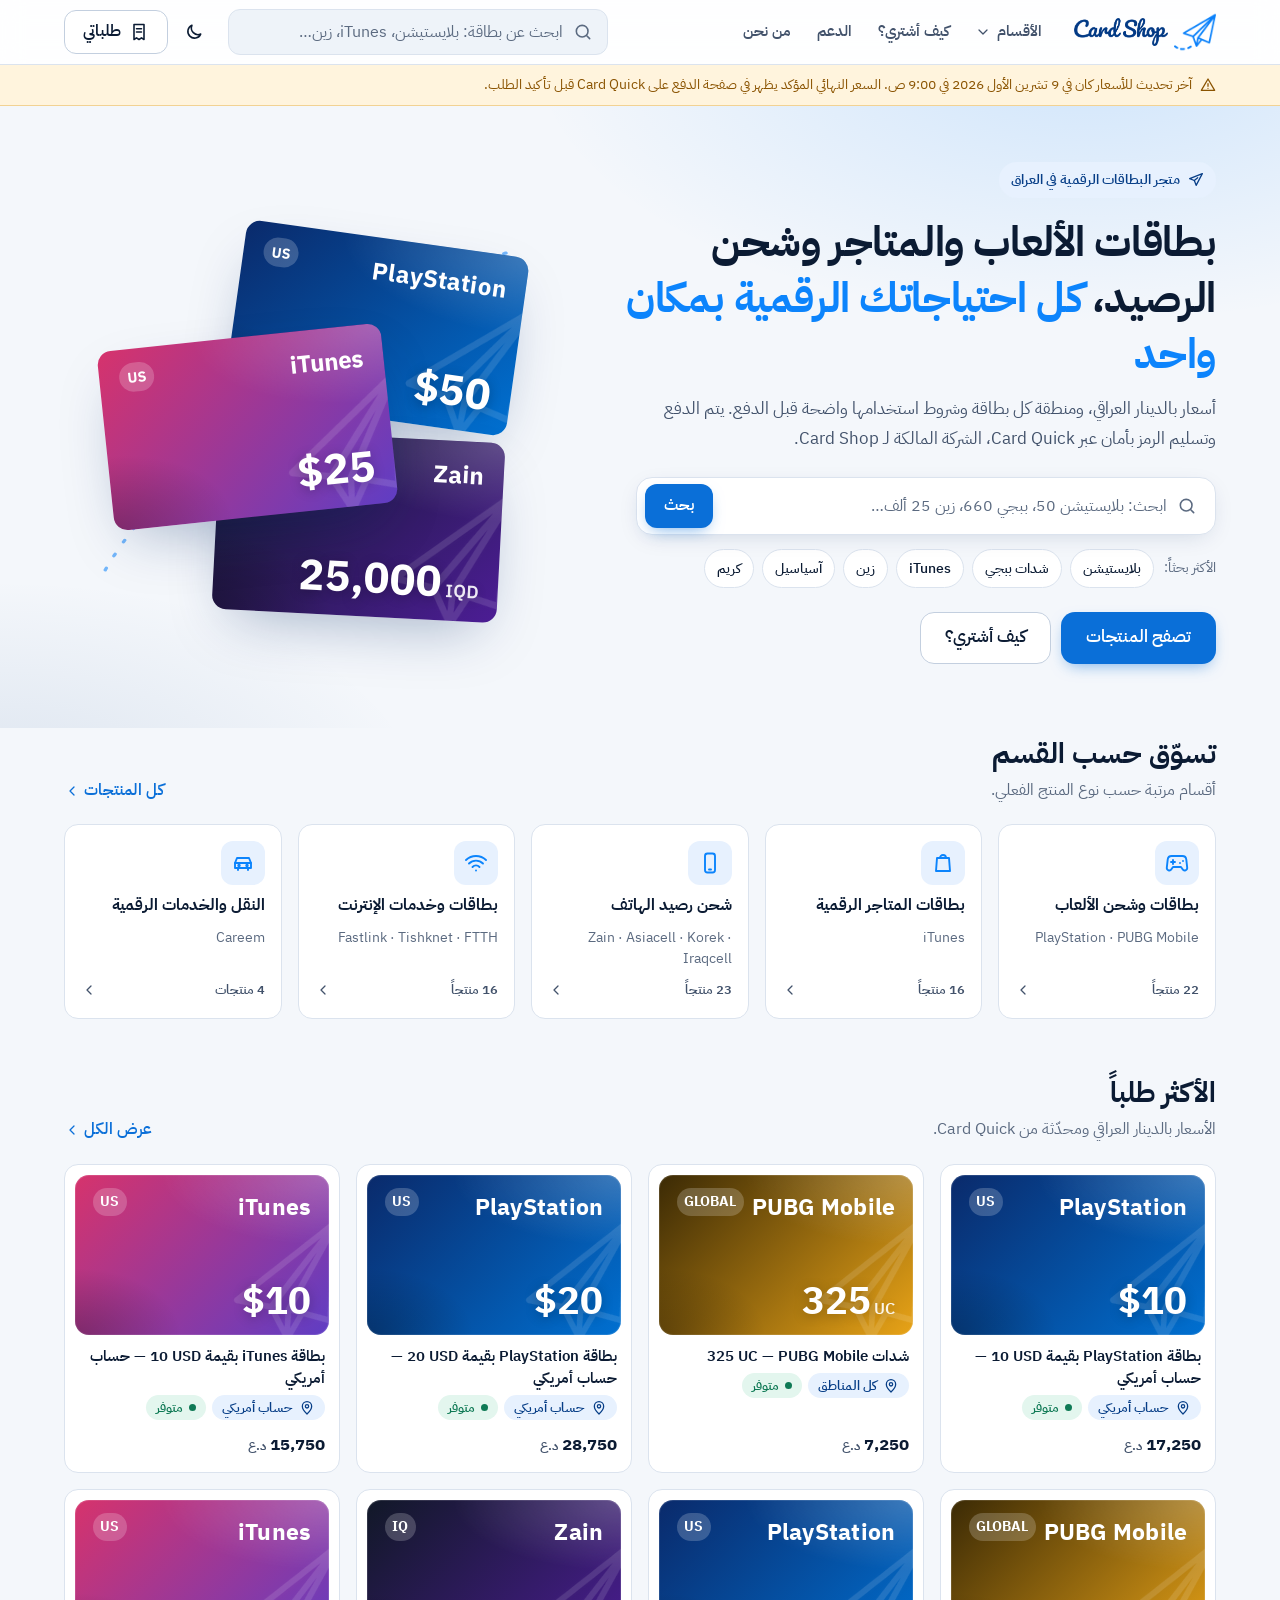
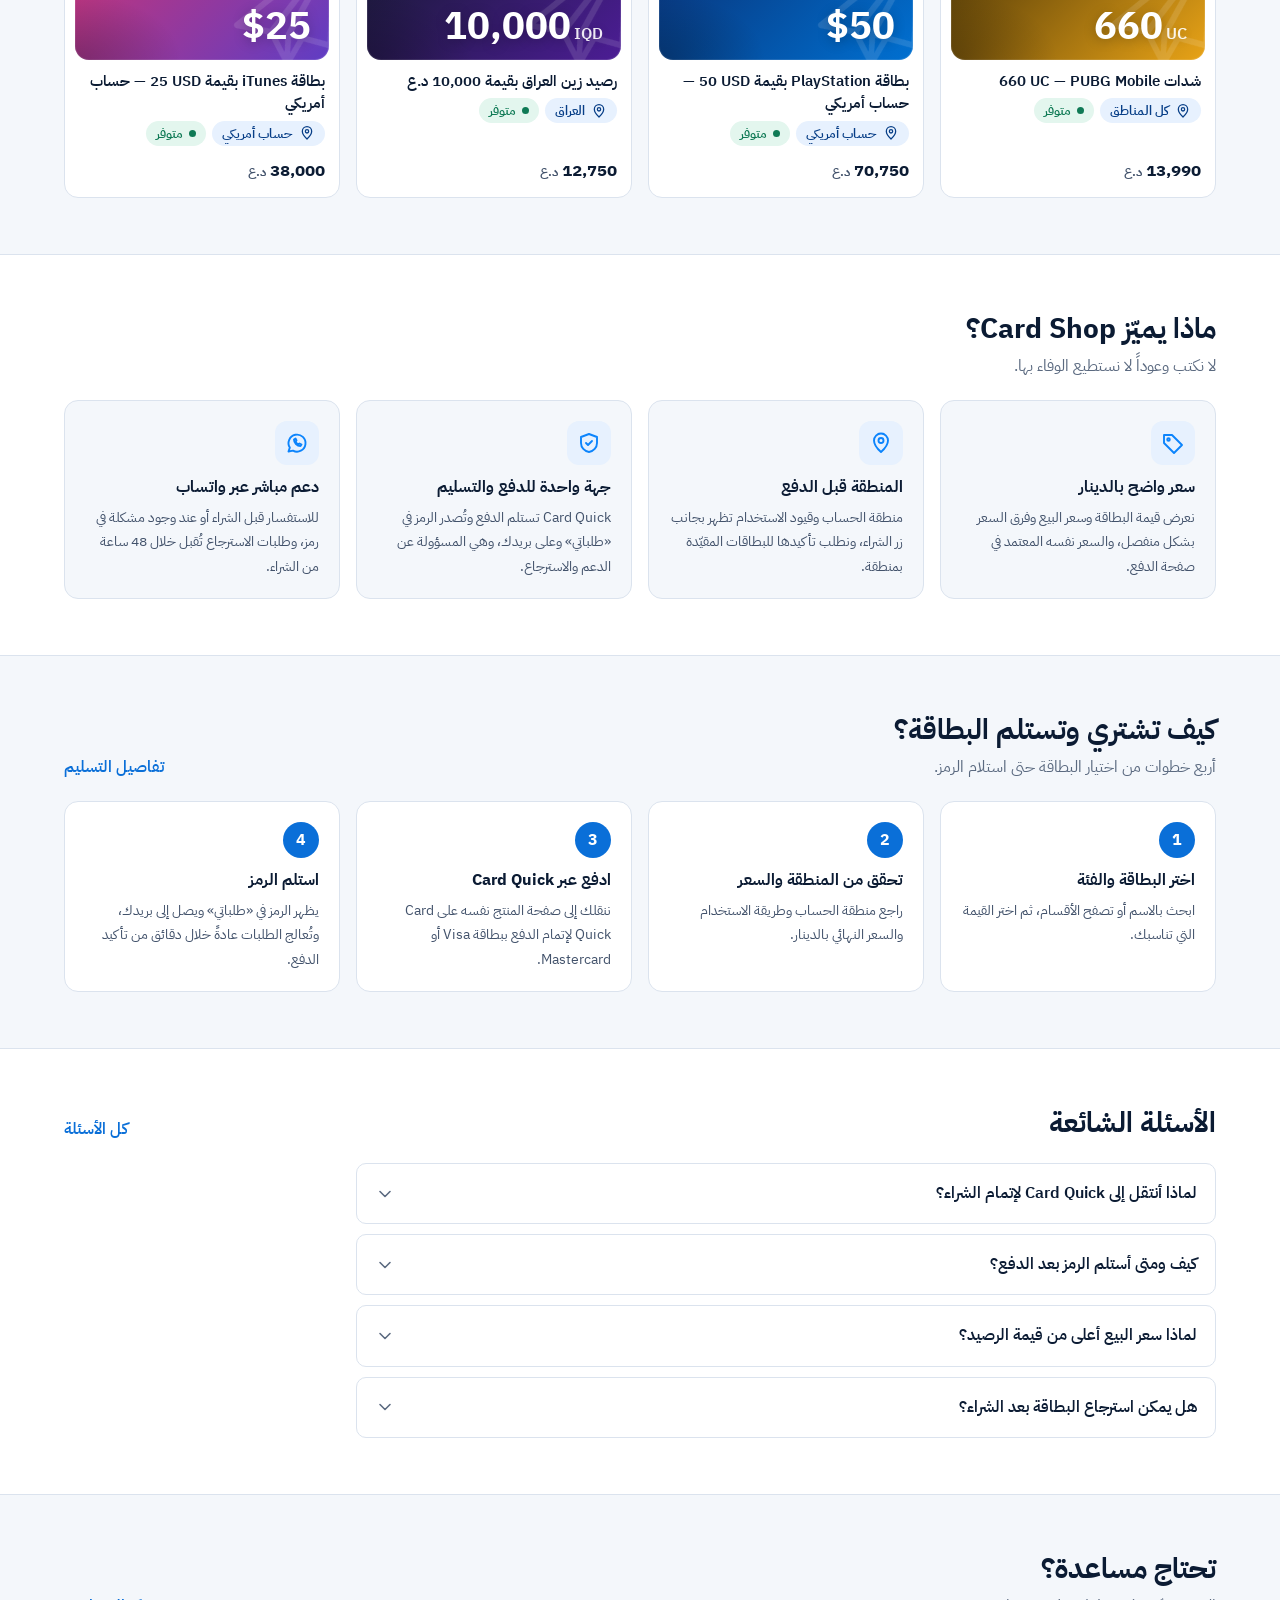
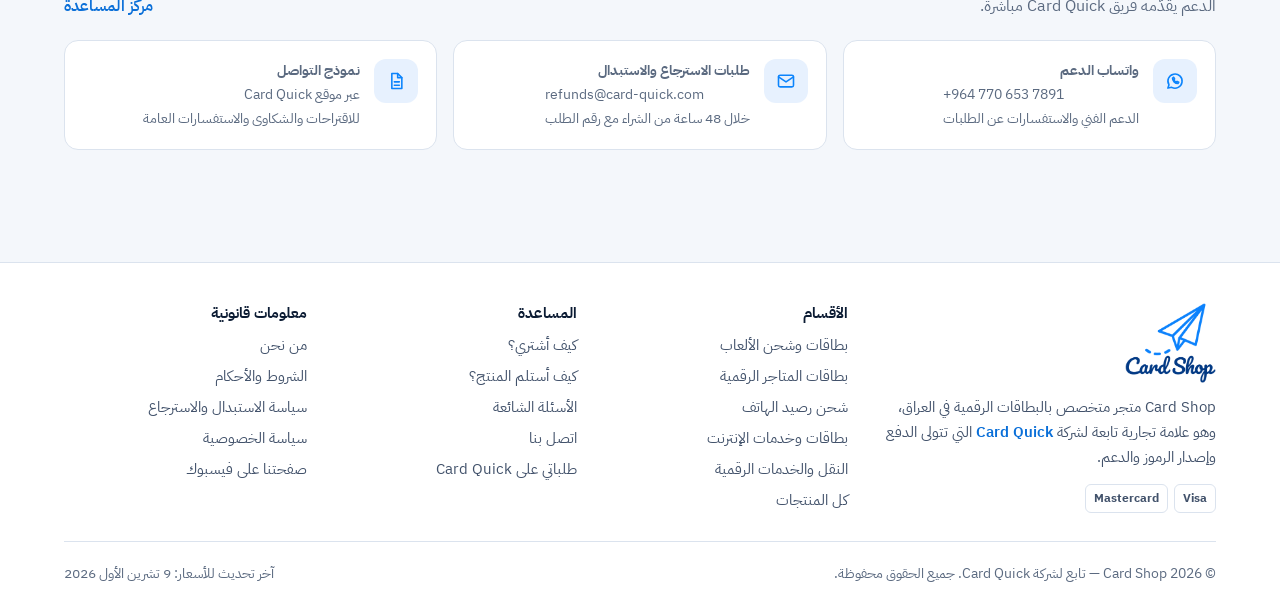
<file: index.html>
<!doctype html>
<html lang="ar" dir="rtl">
<head>
  <meta charset="utf-8">
  <meta name="viewport" content="width=device-width, initial-scale=1, viewport-fit=cover">
  <title>Card Shop | بطاقات الألعاب والمتاجر وشحن الرصيد في العراق</title>
  <meta name="description" content="بطاقات PlayStation وiTunes وشدات PUBG ورصيد زين وآسياسيل وكورك وبطاقات الإنترنت بأسعار بالدينار العراقي، مع توضيح منطقة كل بطاقة قبل الشراء. الدفع والتسليم عبر Card Quick.">
  <link rel="canonical" href="https://www.card-shop.net/">
  <meta name="theme-color" content="#0a6fd8">
  <meta property="og:type" content="website">
  <meta property="og:locale" content="ar_IQ">
  <meta property="og:site_name" content="Card Shop">
  <meta property="og:title" content="Card Shop | كل احتياجاتك الرقمية بمكان واحد">
  <meta property="og:description" content="بطاقات الألعاب والمتاجر الرقمية وشحن الرصيد والإنترنت بأسعار بالدينار العراقي.">
  <meta property="og:image" content="https://www.card-shop.net/assets/img/og-image.jpg">
  <link rel="icon" href="assets/img/favicon-32.png" sizes="32x32" type="image/png">
  <link rel="apple-touch-icon" href="assets/img/apple-touch-icon.png">
  <link rel="preconnect" href="https://fonts.googleapis.com">
  <link rel="preconnect" href="https://fonts.gstatic.com" crossorigin>
  <link rel="stylesheet" href="https://fonts.googleapis.com/css2?family=IBM+Plex+Sans+Arabic:wght@400;500;600;700&display=swap">
  <link rel="stylesheet" href="assets/css/styles.css">
  <script>try{var t=localStorage.getItem('cs-theme');if(t)document.documentElement.dataset.theme=t}catch(e){}</script>
  <script src="assets/js/data.js" defer></script>
  <script src="assets/js/core.js" defer></script>
  <script src="assets/js/home.js" defer></script>
  <script type="application/ld+json">
  {"@context":"https://schema.org","@graph":[
    {"@type":"Organization","@id":"https://www.card-shop.net/#org","name":"Card Shop","url":"https://www.card-shop.net/","logo":"https://www.card-shop.net/assets/img/icon-512.png","parentOrganization":{"@type":"Organization","name":"Card Quick","url":"https://www.card-quick.com/"},"sameAs":["https://www.facebook.com/cardquick/"]},
    {"@type":"WebSite","name":"Card Shop","url":"https://www.card-shop.net/","inLanguage":"ar","potentialAction":{"@type":"SearchAction","target":"https://www.card-shop.net/catalog.html?q={search_term_string}","query-input":"required name=search_term_string"}}
  ]}
  </script>
</head>
<body data-page="home">
  <a class="skip-link" href="#main">تخطَّ إلى المحتوى</a>
  <header id="site-header" class="site-header">
    <div class="container"><div class="hdr"><a class="brand" href="index.html"><img class="mark" src="assets/img/logo-mark.webp" width="42" height="42" alt="Card Shop"></a></div></div>
  </header>

  <main id="main">
    <!-- 1-2. الرسالة الرئيسية + البحث -->
    <section class="hero" aria-labelledby="hero-title">
      <div class="container hero-grid">
        <div>
          <span class="hero-eyebrow"><svg class="i i-sm" viewBox="0 0 24 24" aria-hidden="true"><path d="M21.5 2.5 2.5 10l7 2.8 2.7 7.2L21.5 2.5z"/><path d="m9.5 12.8 5-4.3"/></svg>متجر البطاقات الرقمية في العراق</span>
          <h1 id="hero-title">بطاقات الألعاب والمتاجر وشحن الرصيد، <span class="accent">كل احتياجاتك الرقمية بمكان واحد</span></h1>
          <p class="hero-lead">أسعار بالدينار العراقي، ومنطقة كل بطاقة وشروط استخدامها واضحة قبل الدفع. يتم الدفع وتسليم الرمز بأمان عبر Card Quick، الشركة المالكة لـ Card Shop.</p>
          <div id="hero-search"></div>
          <div class="hero-quick" id="hero-quick"><span>الأكثر بحثاً:</span></div>
          <div class="hero-ctas">
            <a class="btn btn-primary btn-lg" href="catalog.html">تصفح المنتجات</a>
            <a class="btn btn-outline btn-lg" href="#how">كيف أشتري؟</a>
          </div>
        </div>
        <div class="hero-art" id="hero-art" aria-hidden="true">
          <svg class="trail" viewBox="0 0 400 380" fill="none" preserveAspectRatio="none"><path d="M380 30C300 60 340 170 250 200S90 230 30 350" stroke="currentColor" stroke-width="3" stroke-linecap="round" stroke-dasharray="2 14"/></svg>
        </div>
      </div>
    </section>

    <!-- 3. الأقسام -->
    <section class="section" aria-labelledby="cats-title" style="padding-top:8px">
      <div class="container">
        <div class="sec-head">
          <div><h2 id="cats-title">تسوّق حسب القسم</h2><p>أقسام مرتبة حسب نوع المنتج الفعلي.</p></div>
          <a class="link" href="catalog.html">كل المنتجات <svg class="i i-sm" viewBox="0 0 24 24" aria-hidden="true"><path d="m15 18-6-6 6-6"/></svg></a>
        </div>
        <div class="cat-grid" id="cat-grid"></div>
      </div>
    </section>

    <!-- 4. الأكثر طلباً -->
    <section class="section" aria-labelledby="pop-title" style="padding-top:0">
      <div class="container">
        <div class="sec-head">
          <div><h2 id="pop-title">الأكثر طلباً</h2><p>الأسعار بالدينار العراقي ومحدّثة من Card Quick.</p></div>
          <a class="link" href="catalog.html">عرض الكل <svg class="i i-sm" viewBox="0 0 24 24" aria-hidden="true"><path d="m15 18-6-6 6-6"/></svg></a>
        </div>
        <div class="p-grid" id="popular-grid"></div>
      </div>
    </section>

    <!-- 5. المزايا (المثبتة فعلياً فقط) -->
    <section class="section band" aria-labelledby="why-title">
      <div class="container">
        <div class="sec-head"><div><h2 id="why-title">ماذا يميّز Card Shop؟</h2><p>لا نكتب وعوداً لا نستطيع الوفاء بها.</p></div></div>
        <div class="feat-grid">
          <div class="feat">
            <div class="ico"><svg class="i i-lg" viewBox="0 0 24 24" aria-hidden="true"><path d="M3 12V4h8l10 10-8 8L3 12z"/><circle cx="7.5" cy="8.5" r="1.3"/></svg></div>
            <h3>سعر واضح بالدينار</h3>
            <p>نعرض قيمة البطاقة وسعر البيع وفرق السعر بشكل منفصل، والسعر نفسه المعتمد في صفحة الدفع.</p>
          </div>
          <div class="feat">
            <div class="ico"><svg class="i i-lg" viewBox="0 0 24 24" aria-hidden="true"><path d="M12 21s-7-6.2-7-11.5a7 7 0 0 1 14 0C19 14.8 12 21 12 21z"/><circle cx="12" cy="9.5" r="2.5"/></svg></div>
            <h3>المنطقة قبل الدفع</h3>
            <p>منطقة الحساب وقيود الاستخدام تظهر بجانب زر الشراء، ونطلب تأكيدها للبطاقات المقيّدة بمنطقة.</p>
          </div>
          <div class="feat">
            <div class="ico"><svg class="i i-lg" viewBox="0 0 24 24" aria-hidden="true"><path d="M12 3 4 6v6c0 4.5 3.4 8.3 8 9 4.6-.7 8-4.5 8-9V6l-8-3z"/><path d="m9 12 2 2 4-4"/></svg></div>
            <h3>جهة واحدة للدفع والتسليم</h3>
            <p>Card Quick تستلم الدفع وتُصدر الرمز في «طلباتي» وعلى بريدك، وهي المسؤولة عن الدعم والاسترجاع.</p>
          </div>
          <div class="feat">
            <div class="ico"><svg class="i i-lg" viewBox="0 0 24 24" aria-hidden="true"><path d="M3.5 20.5 4.8 16.6A8.5 8.5 0 1 1 8 19.6l-4.5.9z"/><path d="M9 8.5c0 3.5 3 6.5 6.5 6.5l1-1.5-2-1-1 .8a5 5 0 0 1-2.8-2.8l.8-1-1-2L9 8.5z"/></svg></div>
            <h3>دعم مباشر عبر واتساب</h3>
            <p>للاستفسار قبل الشراء أو عند وجود مشكلة في رمز، وطلبات الاسترجاع تُقبل خلال 48 ساعة من الشراء.</p>
          </div>
        </div>
      </div>
    </section>

    <!-- 6. خطوات الشراء والاستلام -->
    <section class="section" id="how" aria-labelledby="how-title">
      <div class="container">
        <div class="sec-head"><div><h2 id="how-title">كيف تشتري وتستلم البطاقة؟</h2><p>أربع خطوات من اختيار البطاقة حتى استلام الرمز.</p></div><a class="link" href="help.html#delivery">تفاصيل التسليم</a></div>
        <ol class="steps">
          <li><h3>اختر البطاقة والفئة</h3><p>ابحث بالاسم أو تصفح الأقسام، ثم اختر القيمة التي تناسبك.</p></li>
          <li><h3>تحقق من المنطقة والسعر</h3><p>راجع منطقة الحساب وطريقة الاستخدام والسعر النهائي بالدينار.</p></li>
          <li><h3>ادفع عبر Card Quick</h3><p>ننقلك إلى صفحة المنتج نفسه على Card Quick لإتمام الدفع ببطاقة Visa أو Mastercard.</p></li>
          <li><h3>استلم الرمز</h3><p>يظهر الرمز في «طلباتي» ويصل إلى بريدك، وتُعالج الطلبات عادةً خلال دقائق من تأكيد الدفع.</p></li>
        </ol>
      </div>
    </section>

    <!-- 7. الأسئلة الشائعة -->
    <section class="section band" aria-labelledby="faq-title">
      <div class="container">
        <div class="sec-head"><div><h2 id="faq-title">الأسئلة الشائعة</h2></div><a class="link" href="help.html#faq">كل الأسئلة</a></div>
        <div class="faq">
          <details>
            <summary>لماذا أنتقل إلى Card Quick لإتمام الشراء؟<svg class="i" viewBox="0 0 24 24" aria-hidden="true"><path d="m6 9 6 6 6-6"/></svg></summary>
            <div><p>Card Shop علامة تجارية تابعة لشركة Card Quick. نعرض هنا المنتجات والأسعار والتعليمات، وتتم عملية الدفع وإصدار الرمز والدعم عبر Card Quick. الأسعار وحالة التوفر تأتي من المصدر نفسه، لذلك تجد المنتج والسعر نفسيهما عند الانتقال.</p></div>
          </details>
          <details>
            <summary>كيف ومتى أستلم الرمز بعد الدفع؟<svg class="i" viewBox="0 0 24 24" aria-hidden="true"><path d="m6 9 6 6 6-6"/></svg></summary>
            <div><p>يظهر الرمز في قسم «طلباتي» في حسابك على Card Quick ويُرسل إلى بريدك الإلكتروني. تُعالج الطلبات عادةً خلال دقائق من تأكيد الدفع. إذا لم يصلك البريد، تحقق من مجلد الرسائل غير المرغوب فيها.</p></div>
          </details>
          <details>
            <summary>لماذا سعر البيع أعلى من قيمة الرصيد؟<svg class="i" viewBox="0 0 24 24" aria-hidden="true"><path d="m6 9 6 6 6-6"/></svg></summary>
            <div><p>سعر البيع يشمل فرق السعر الخاص بالخدمة. لذلك نعرض في صفحة كل منتج قيمة الرصيد وسعر البيع والفرق بينهما بشكل منفصل قبل الشراء.</p></div>
          </details>
          <details>
            <summary>هل يمكن استرجاع البطاقة بعد الشراء؟<svg class="i" viewBox="0 0 24 24" aria-hidden="true"><path d="m6 9 6 6 6-6"/></svg></summary>
            <div><p>المنتجات الرقمية لا تُسترجع بعد تسليم الرمز، إلا إذا كان الرمز مستخدماً قبل تسليمه لك أو حدث خطأ تقني منعك من استلامه. أرسل الطلب خلال 48 ساعة من الشراء. <a class="link" href="policies.html#refund">اقرأ سياسة الاسترجاع</a></p></div>
          </details>
        </div>
      </div>
    </section>

    <!-- 8. التواصل -->
    <section class="section" aria-labelledby="contact-title">
      <div class="container">
        <div class="sec-head"><div><h2 id="contact-title">تحتاج مساعدة؟</h2><p>الدعم يقدّمه فريق Card Quick مباشرة.</p></div><a class="link" href="help.html">مركز المساعدة</a></div>
        <div id="contact"></div>
      </div>
    </section>
  </main>

  <!-- 9. روابط السياسات والمعلومات القانونية: داخل التذييل -->
  <footer id="site-footer"></footer>
</body>
</html>
</file>
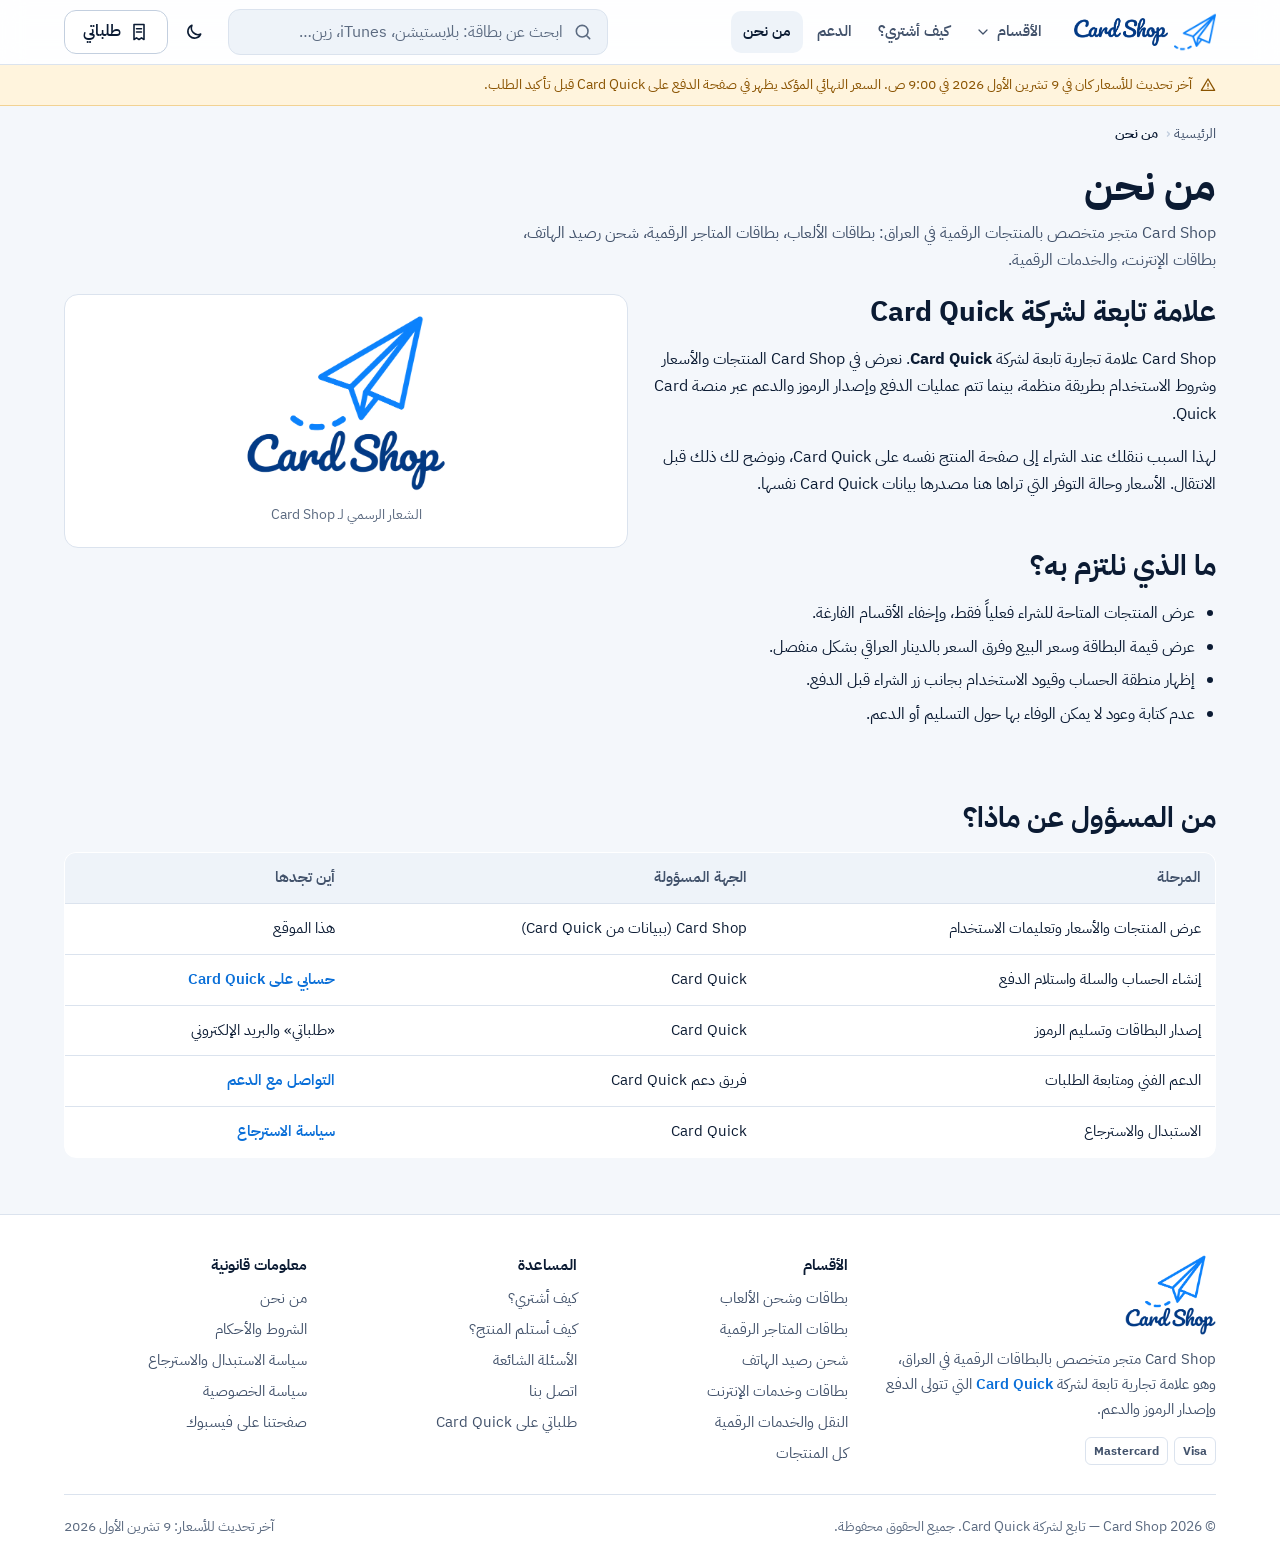
<file: about.html>
<!doctype html>
<html lang="ar" dir="rtl">
<head>
  <meta charset="utf-8">
  <meta name="viewport" content="width=device-width, initial-scale=1, viewport-fit=cover">
  <title>من نحن: Card Shop وعلاقته بـ Card Quick | Card Shop</title>
  <meta name="description" content="Card Shop علامة تجارية تابعة لشركة Card Quick. تعرّف على الجهة التي تستلم الدفع وتصدر البطاقات وتقدم الدعم.">
  <link rel="canonical" href="https://www.card-shop.net/about.html">
  <meta name="theme-color" content="#0a6fd8">
  <link rel="icon" href="assets/img/favicon-32.png" sizes="32x32" type="image/png">
  <link rel="apple-touch-icon" href="assets/img/apple-touch-icon.png">
  <link rel="preconnect" href="https://fonts.googleapis.com">
  <link rel="preconnect" href="https://fonts.gstatic.com" crossorigin>
  <link rel="stylesheet" href="https://fonts.googleapis.com/css2?family=IBM+Plex+Sans+Arabic:wght@400;500;600;700&display=swap">
  <link rel="stylesheet" href="assets/css/styles.css">
  <script>try{var t=localStorage.getItem('cs-theme');if(t)document.documentElement.dataset.theme=t}catch(e){}</script>
  <script src="assets/js/data.js" defer></script>
  <script src="assets/js/core.js" defer></script>
</head>
<body data-page="about">
  <a class="skip-link" href="#main">تخطَّ إلى المحتوى</a>
  <header id="site-header" class="site-header">
    <div class="container"><div class="hdr"><a class="brand" href="index.html"><img class="mark" src="assets/img/logo-mark.webp" width="42" height="42" alt="Card Shop"></a></div></div>
  </header>

  <!-- ملاحظة للإدارة: راجعوا هذه الصفحة واعتمدوا الاسم القانوني للشركة وبيانات التسجيل قبل النشر -->
  <main id="main">
    <div class="container">
      <nav class="crumbs" aria-label="مسار التنقل"><ol><li><a href="index.html">الرئيسية</a></li><li aria-current="page">من نحن</li></ol></nav>
      <div class="page-head">
        <h1>من نحن</h1>
        <p>Card Shop متجر متخصص بالمنتجات الرقمية في العراق: بطاقات الألعاب، بطاقات المتاجر الرقمية، شحن رصيد الهاتف، بطاقات الإنترنت، والخدمات الرقمية.</p>
      </div>

      <div class="two-col">
        <div class="prose">
          <h2 style="margin-top:0">علامة تابعة لشركة Card Quick</h2>
          <p>Card Shop علامة تجارية تابعة لشركة <strong>Card Quick</strong>. نعرض في Card Shop المنتجات والأسعار وشروط الاستخدام بطريقة منظمة، بينما تتم عمليات الدفع وإصدار الرموز والدعم عبر منصة Card Quick.</p>
          <p>لهذا السبب ننقلك عند الشراء إلى صفحة المنتج نفسه على Card Quick، ونوضح لك ذلك قبل الانتقال. الأسعار وحالة التوفر التي تراها هنا مصدرها بيانات Card Quick نفسها.</p>
          <h2>ما الذي نلتزم به؟</h2>
          <ul>
            <li>عرض المنتجات المتاحة للشراء فعلياً فقط، وإخفاء الأقسام الفارغة.</li>
            <li>عرض قيمة البطاقة وسعر البيع وفرق السعر بالدينار العراقي بشكل منفصل.</li>
            <li>إظهار منطقة الحساب وقيود الاستخدام بجانب زر الشراء قبل الدفع.</li>
            <li>عدم كتابة وعود لا يمكن الوفاء بها حول التسليم أو الدعم.</li>
          </ul>
        </div>
        <div class="card-box" style="align-self:start">
          <img src="assets/img/logo-full.webp" width="300" height="256" alt="شعار Card Shop" style="width:200px;height:auto;margin:0 auto 12px" class="only-light">
          <img src="assets/img/logo-full-dark.webp" width="300" height="256" alt="" aria-hidden="true" style="width:200px;height:auto;margin:0 auto 12px" class="only-dark">
          <p class="small muted" style="text-align:center;margin:0">الشعار الرسمي لـ Card Shop</p>
        </div>
      </div>

      <section class="section" aria-labelledby="resp-t" style="padding-bottom:0">
        <h2 id="resp-t">من المسؤول عن ماذا؟</h2>
        <div class="table-wrap">
          <table class="resp-table">
            <thead><tr><th scope="col">المرحلة</th><th scope="col">الجهة المسؤولة</th><th scope="col">أين تجدها</th></tr></thead>
            <tbody>
              <tr><td>عرض المنتجات والأسعار وتعليمات الاستخدام</td><td>Card Shop (ببيانات من Card Quick)</td><td>هذا الموقع</td></tr>
              <tr><td>إنشاء الحساب والسلة واستلام الدفع</td><td>Card Quick</td><td><a class="link" href="https://www.card-quick.com/my-account/" rel="noopener">حسابي على Card Quick</a></td></tr>
              <tr><td>إصدار البطاقات وتسليم الرموز</td><td>Card Quick</td><td>«طلباتي» والبريد الإلكتروني</td></tr>
              <tr><td>الدعم الفني ومتابعة الطلبات</td><td>فريق دعم Card Quick</td><td><a class="link" href="help.html#contact">التواصل مع الدعم</a></td></tr>
              <tr><td>الاستبدال والاسترجاع</td><td>Card Quick</td><td><a class="link" href="policies.html#refund">سياسة الاسترجاع</a></td></tr>
            </tbody>
          </table>
        </div>
      </section>
    </div>
  </main>

  <footer id="site-footer"></footer>
</body>
</html>
</file>
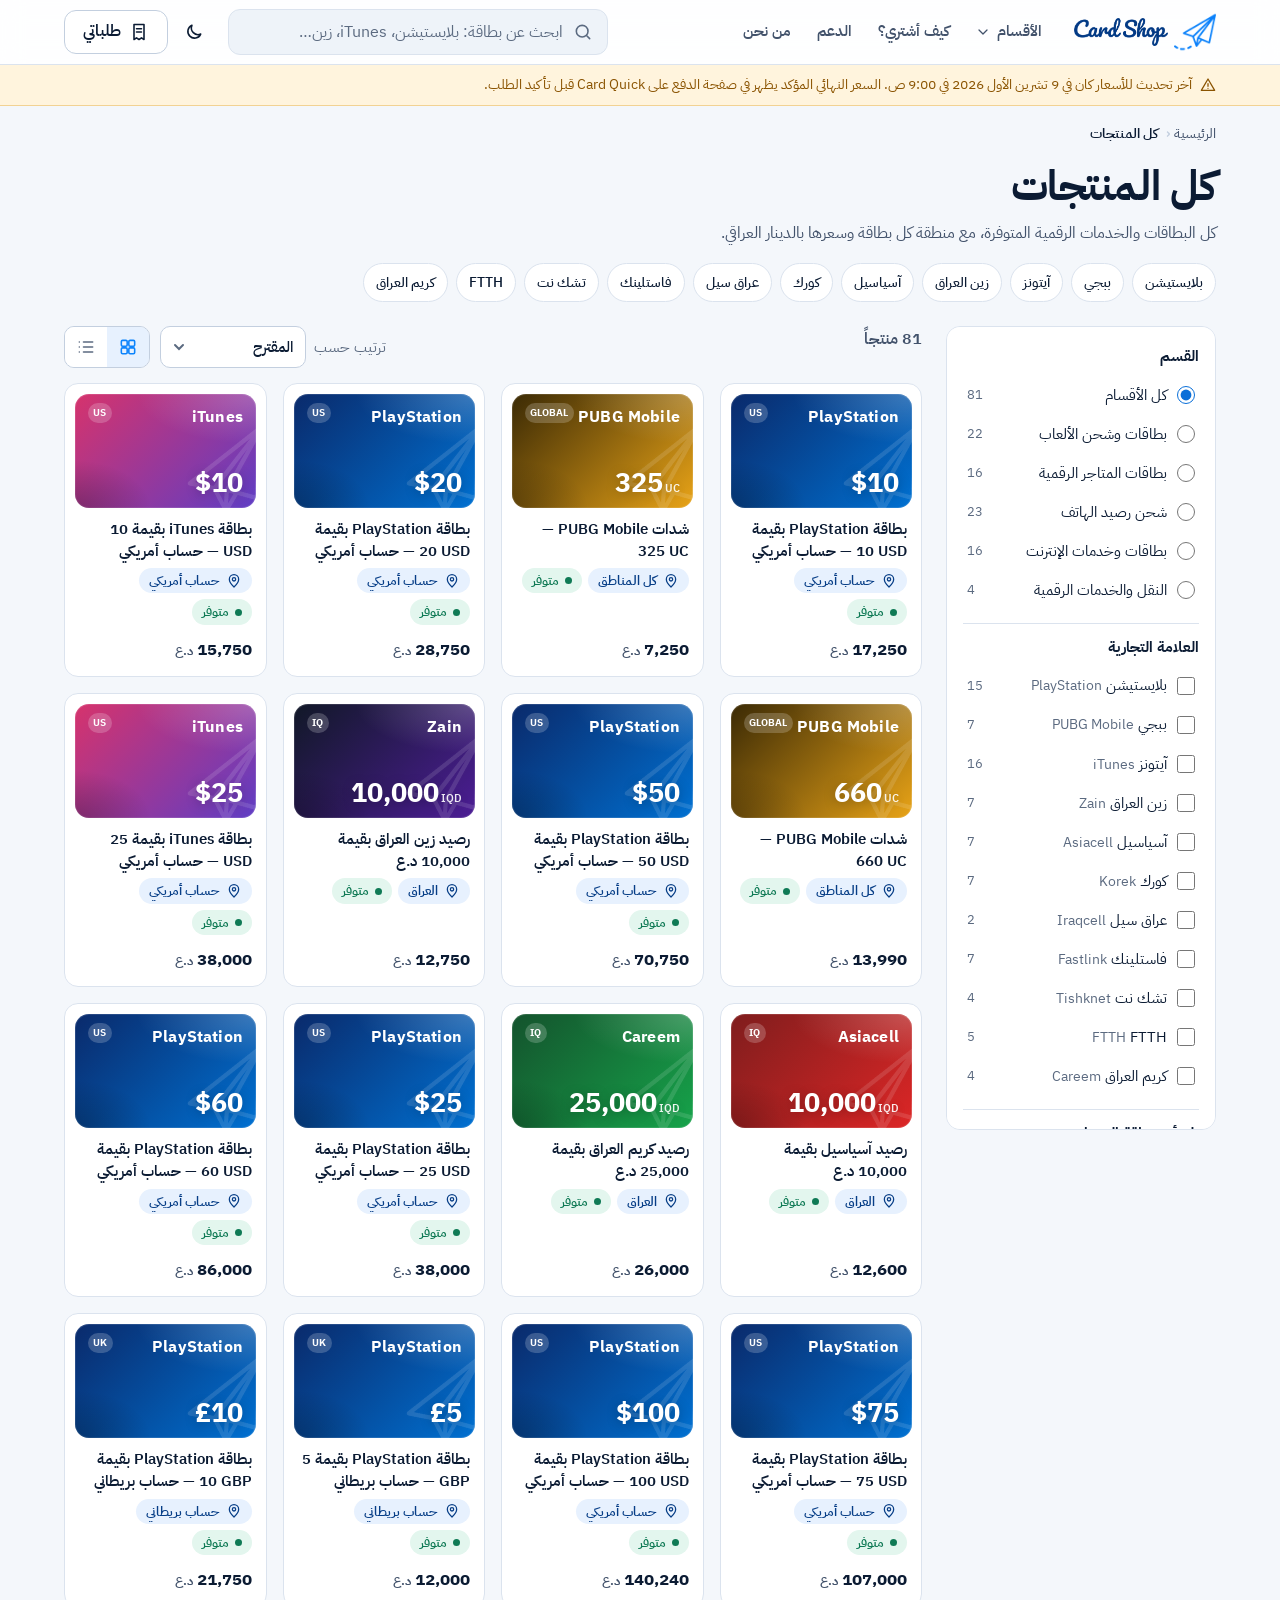
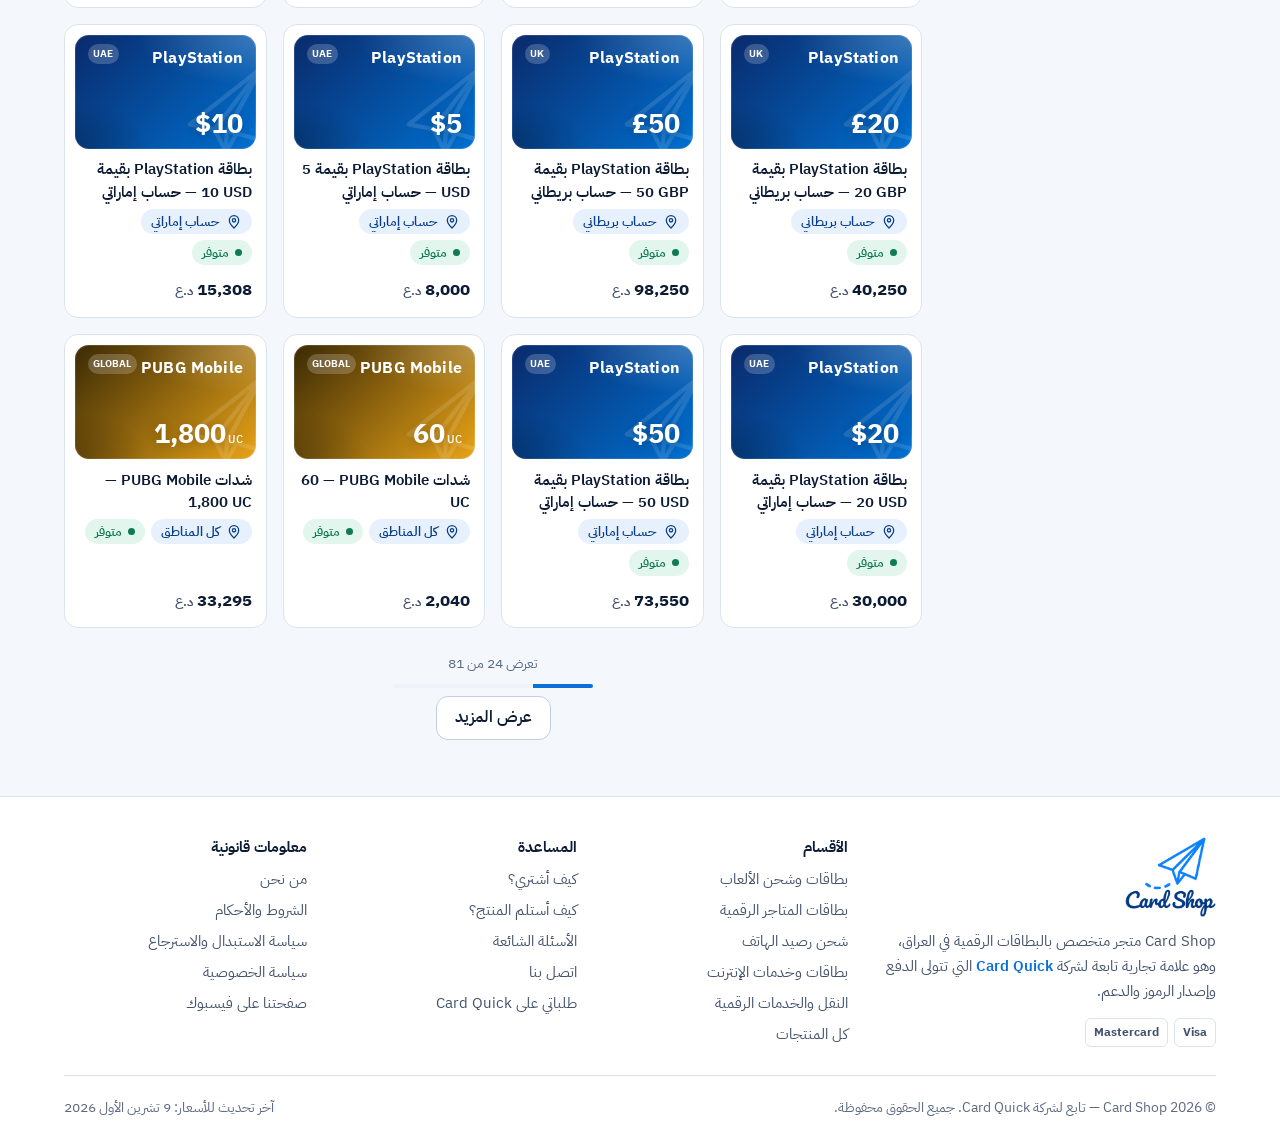
<file: catalog.html>
<!doctype html>
<html lang="ar" dir="rtl">
<head>
  <meta charset="utf-8">
  <meta name="viewport" content="width=device-width, initial-scale=1, viewport-fit=cover">
  <title>كل المنتجات | Card Shop</title>
  <meta name="description" content="تصفح بطاقات الألعاب والمتاجر الرقمية وشحن الرصيد والإنترنت مع فلاتر حسب العلامة ومنطقة الحساب والسعر والتوفر.">
  <link rel="canonical" href="https://www.card-shop.net/catalog.html">
  <meta name="theme-color" content="#0a6fd8">
  <link rel="icon" href="assets/img/favicon-32.png" sizes="32x32" type="image/png">
  <link rel="apple-touch-icon" href="assets/img/apple-touch-icon.png">
  <link rel="preconnect" href="https://fonts.googleapis.com">
  <link rel="preconnect" href="https://fonts.gstatic.com" crossorigin>
  <link rel="stylesheet" href="https://fonts.googleapis.com/css2?family=IBM+Plex+Sans+Arabic:wght@400;500;600;700&display=swap">
  <link rel="stylesheet" href="assets/css/styles.css">
  <script>try{var t=localStorage.getItem('cs-theme');if(t)document.documentElement.dataset.theme=t}catch(e){}</script>
  <script src="assets/js/data.js" defer></script>
  <script src="assets/js/core.js" defer></script>
  <script src="assets/js/catalog.js" defer></script>
</head>
<body data-page="catalog">
  <a class="skip-link" href="#results-title">تخطَّ إلى النتائج</a>
  <header id="site-header" class="site-header">
    <div class="container"><div class="hdr"><a class="brand" href="index.html"><img class="mark" src="assets/img/logo-mark.webp" width="42" height="42" alt="Card Shop"></a></div></div>
  </header>

  <main id="main">
    <div class="container">
      <nav class="crumbs" aria-label="مسار التنقل" id="crumbs"></nav>
      <div class="page-head" id="page-head"></div>
      <div class="catalog">
        <aside class="filters-panel" aria-label="تصفية النتائج" id="filters-desktop"></aside>
        <section class="catalog-main" aria-labelledby="results-title">
          <h2 class="sr-only" id="results-title" tabindex="-1">النتائج</h2>
          <div class="toolbar" id="toolbar"></div>
          <div class="active-filters" id="active-filters" hidden></div>
          <p class="sr-only" aria-live="polite" id="live-count"></p>
          <div id="results"></div>
        </section>
      </div>
    </div>
  </main>

  <dialog class="sheet" id="filters-sheet" aria-labelledby="sheet-title">
    <div class="sheet-head">
      <h2 id="sheet-title">تصفية النتائج</h2>
      <button class="icon-btn" type="button" data-close-sheet aria-label="إغلاق">
        <svg class="i" viewBox="0 0 24 24" aria-hidden="true"><path d="M18 6 6 18M6 6l12 12"/></svg>
      </button>
    </div>
    <div class="sheet-body" id="filters-mobile"></div>
    <div class="sheet-foot">
      <button class="btn btn-outline" type="button" data-clear-all>مسح الكل</button>
      <button class="btn btn-primary btn-block" type="button" data-close-sheet id="sheet-apply">عرض النتائج</button>
    </div>
  </dialog>

  <footer id="site-footer"></footer>
</body>
</html>
</file>
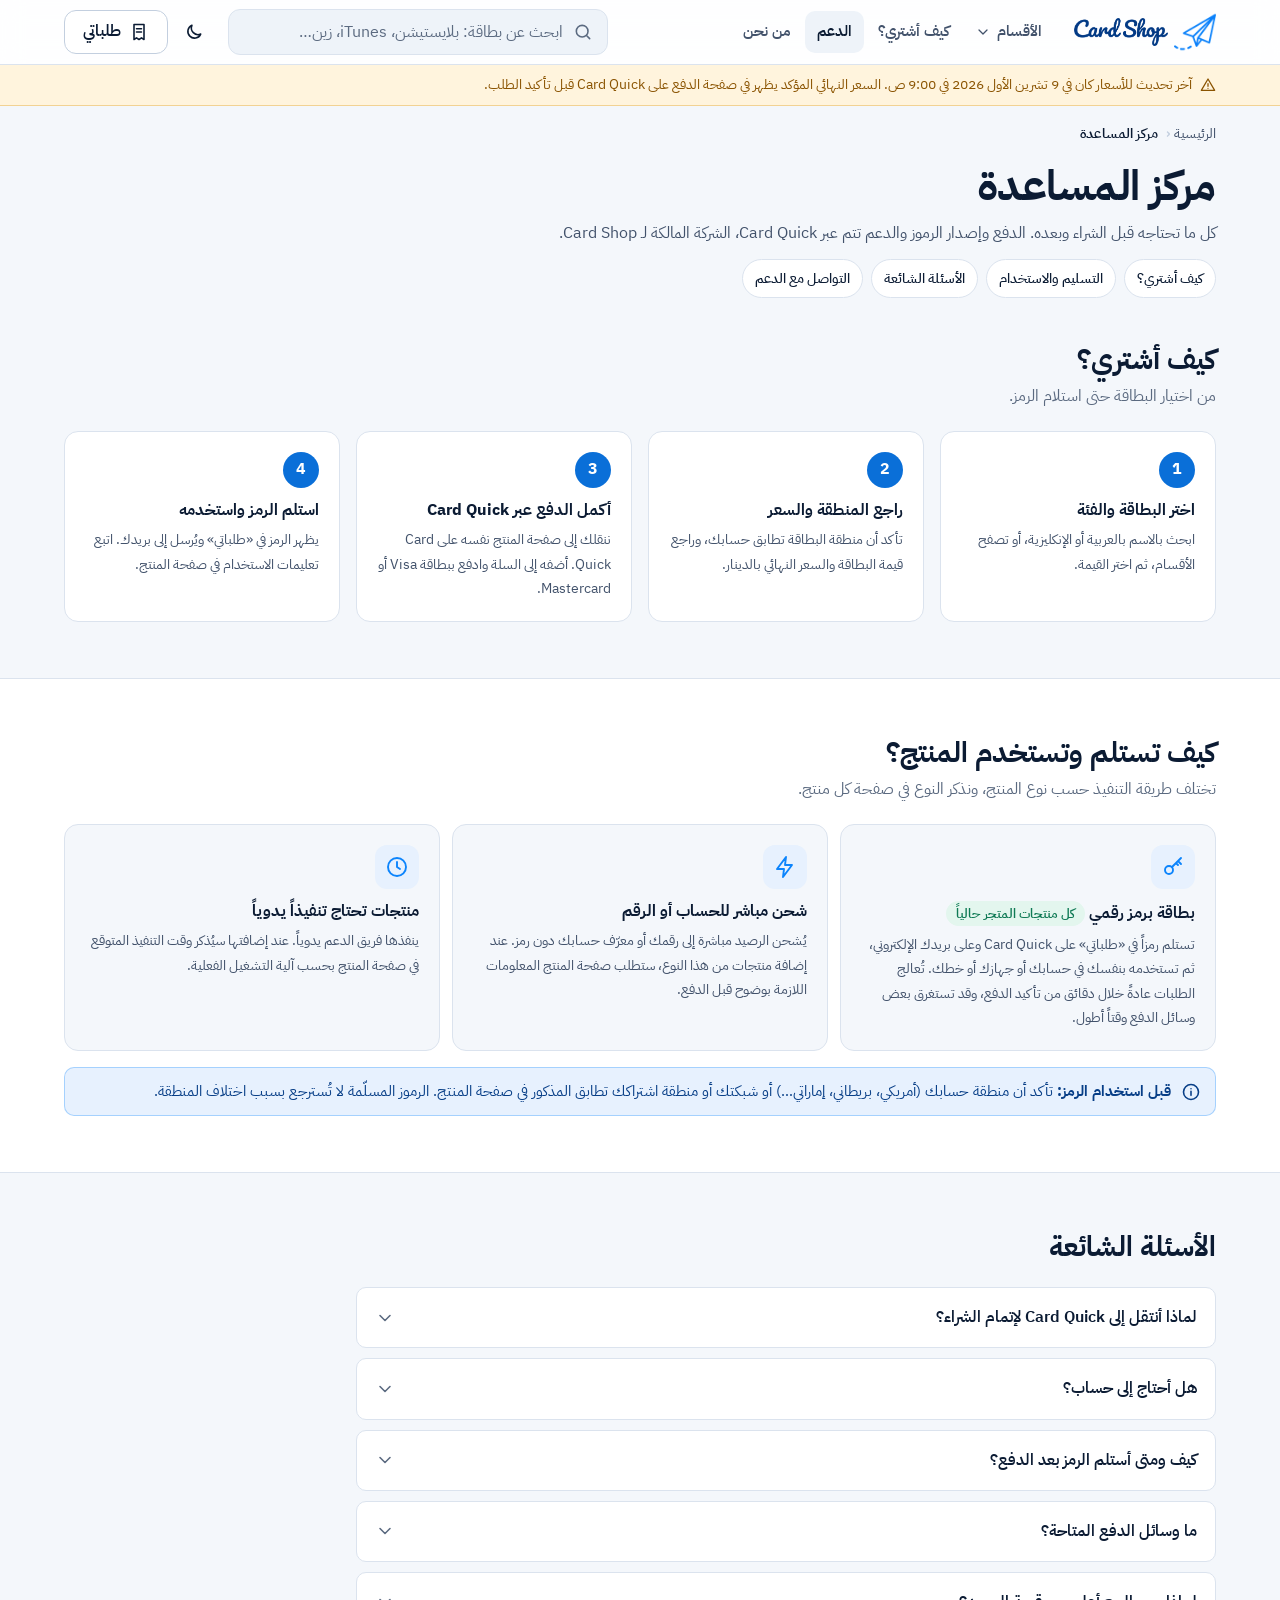
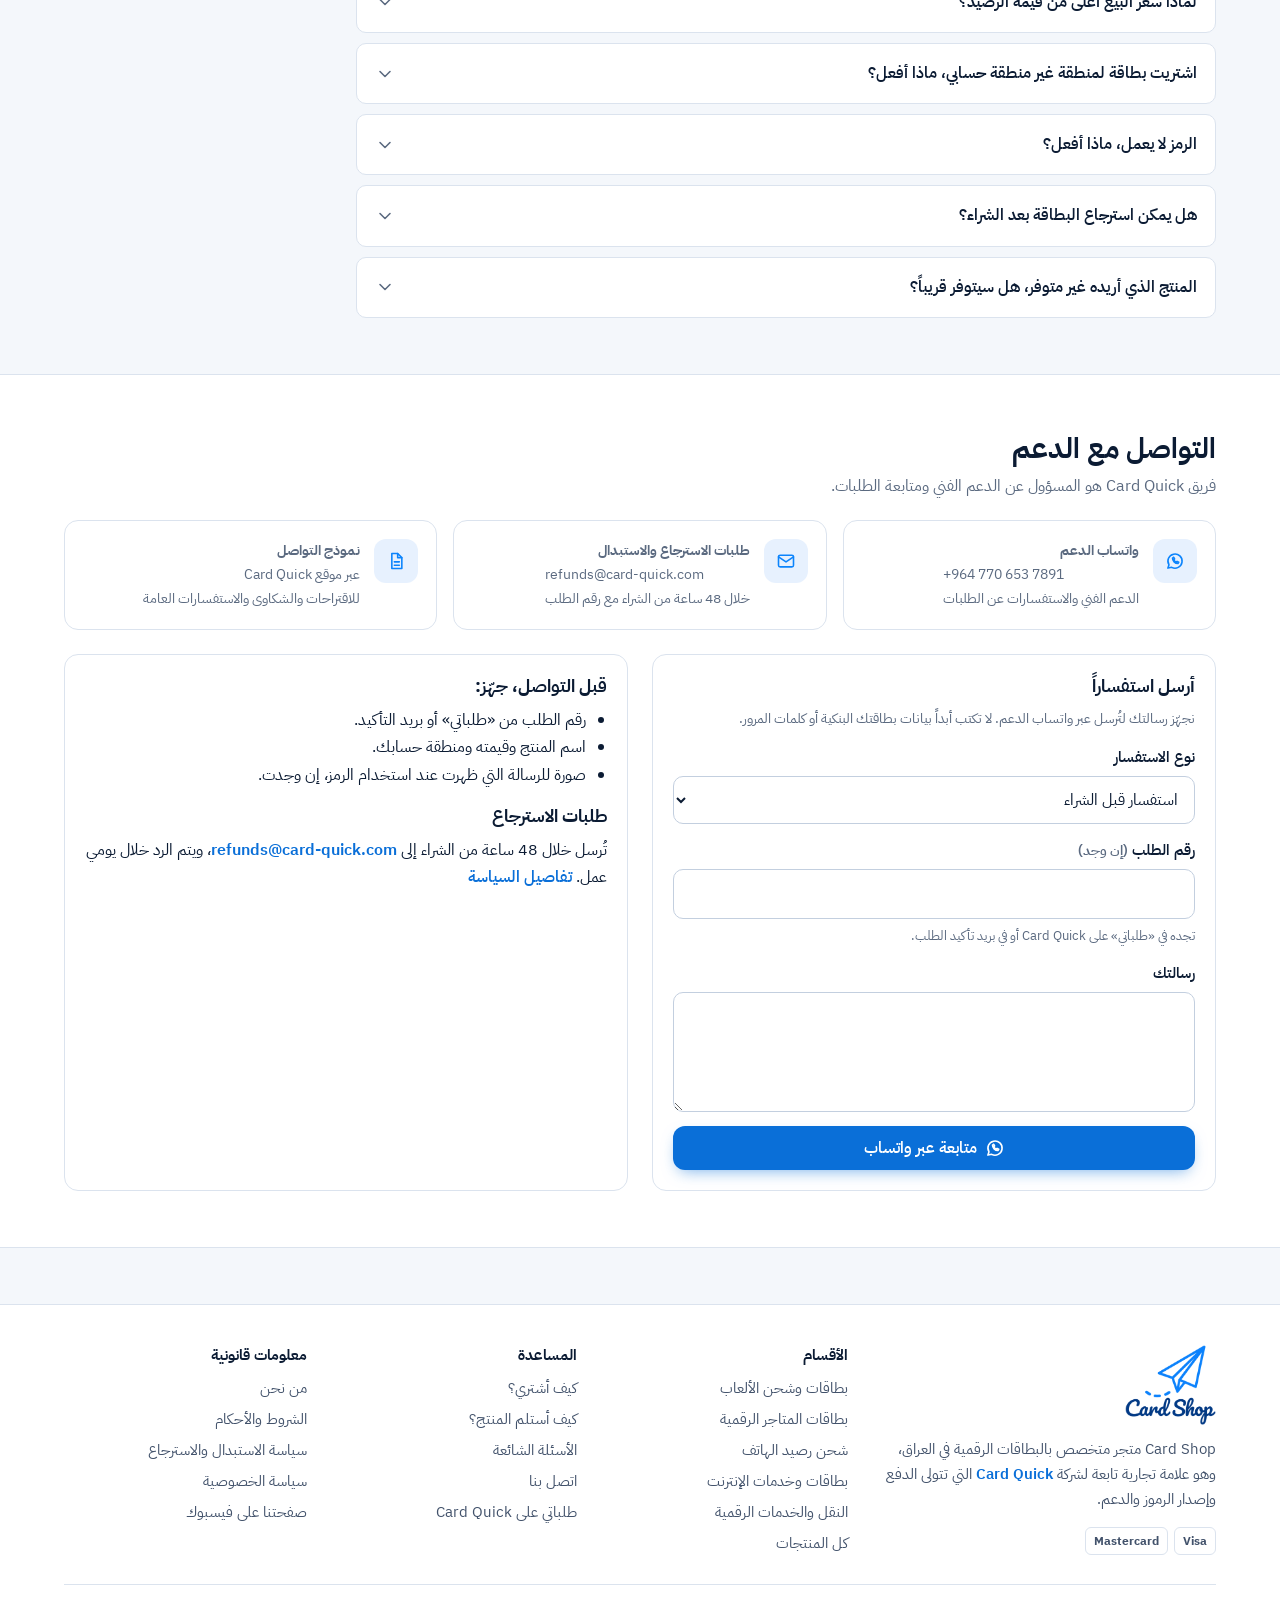
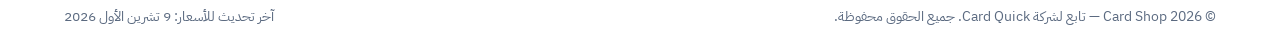
<file: help.html>
<!doctype html>
<html lang="ar" dir="rtl">
<head>
  <meta charset="utf-8">
  <meta name="viewport" content="width=device-width, initial-scale=1, viewport-fit=cover">
  <title>مركز المساعدة: الشراء والتسليم والدعم | Card Shop</title>
  <meta name="description" content="كيف تشتري من Card Shop، كيف تستلم الرمز وتستخدمه، الأسئلة الشائعة، ووسائل التواصل مع الدعم.">
  <link rel="canonical" href="https://www.card-shop.net/help.html">
  <meta name="theme-color" content="#0a6fd8">
  <link rel="icon" href="assets/img/favicon-32.png" sizes="32x32" type="image/png">
  <link rel="apple-touch-icon" href="assets/img/apple-touch-icon.png">
  <link rel="preconnect" href="https://fonts.googleapis.com">
  <link rel="preconnect" href="https://fonts.gstatic.com" crossorigin>
  <link rel="stylesheet" href="https://fonts.googleapis.com/css2?family=IBM+Plex+Sans+Arabic:wght@400;500;600;700&display=swap">
  <link rel="stylesheet" href="assets/css/styles.css">
  <script>try{var t=localStorage.getItem('cs-theme');if(t)document.documentElement.dataset.theme=t}catch(e){}</script>
  <script src="assets/js/data.js" defer></script>
  <script src="assets/js/core.js" defer></script>
  <script src="assets/js/help.js" defer></script>
</head>
<body data-page="help">
  <a class="skip-link" href="#main">تخطَّ إلى المحتوى</a>
  <header id="site-header" class="site-header">
    <div class="container"><div class="hdr"><a class="brand" href="index.html"><img class="mark" src="assets/img/logo-mark.webp" width="42" height="42" alt="Card Shop"></a></div></div>
  </header>

  <main id="main">
    <div class="container">
      <nav class="crumbs" aria-label="مسار التنقل"><ol><li><a href="index.html">الرئيسية</a></li><li aria-current="page">مركز المساعدة</li></ol></nav>
      <div class="page-head">
        <h1>مركز المساعدة</h1>
        <p>كل ما تحتاجه قبل الشراء وبعده. الدفع وإصدار الرموز والدعم تتم عبر Card Quick، الشركة المالكة لـ Card Shop.</p>
        <nav class="toc" aria-label="محتويات الصفحة">
          <a class="chip" href="#how">كيف أشتري؟</a>
          <a class="chip" href="#delivery">التسليم والاستخدام</a>
          <a class="chip" href="#faq">الأسئلة الشائعة</a>
          <a class="chip" href="#contact">التواصل مع الدعم</a>
        </nav>
      </div>
    </div>

    <section class="section" id="how" aria-labelledby="how-t" style="padding-top:16px">
      <div class="container">
        <div class="sec-head"><div><h2 id="how-t">كيف أشتري؟</h2><p>من اختيار البطاقة حتى استلام الرمز.</p></div></div>
        <ol class="steps">
          <li><h3>اختر البطاقة والفئة</h3><p>ابحث بالاسم بالعربية أو الإنكليزية، أو تصفح الأقسام، ثم اختر القيمة.</p></li>
          <li><h3>راجع المنطقة والسعر</h3><p>تأكد أن منطقة البطاقة تطابق حسابك، وراجع قيمة البطاقة والسعر النهائي بالدينار.</p></li>
          <li><h3>أكمل الدفع عبر Card Quick</h3><p>ننقلك إلى صفحة المنتج نفسه على Card Quick. أضفه إلى السلة وادفع ببطاقة Visa أو Mastercard.</p></li>
          <li><h3>استلم الرمز واستخدمه</h3><p>يظهر الرمز في «طلباتي» ويُرسل إلى بريدك. اتبع تعليمات الاستخدام في صفحة المنتج.</p></li>
        </ol>
      </div>
    </section>

    <section class="section band" id="delivery" aria-labelledby="delivery-t">
      <div class="container">
        <div class="sec-head"><div><h2 id="delivery-t">كيف تستلم وتستخدم المنتج؟</h2><p>تختلف طريقة التنفيذ حسب نوع المنتج، ونذكر النوع في صفحة كل منتج.</p></div></div>
        <div class="delivery-types">
          <div class="feat">
            <div class="ico"><svg class="i i-lg" viewBox="0 0 24 24" aria-hidden="true"><circle cx="8" cy="15" r="4"/><path d="m11 12 9-9M17 6l3 3M15 8l2 2"/></svg></div>
            <h3>بطاقة برمز رقمي <span class="badge badge-ok">كل منتجات المتجر حالياً</span></h3>
            <p>تستلم رمزاً في «طلباتي» على Card Quick وعلى بريدك الإلكتروني، ثم تستخدمه بنفسك في حسابك أو جهازك أو خطك. تُعالج الطلبات عادةً خلال دقائق من تأكيد الدفع، وقد تستغرق بعض وسائل الدفع وقتاً أطول.</p>
          </div>
          <div class="feat">
            <div class="ico"><svg class="i i-lg" viewBox="0 0 24 24" aria-hidden="true"><path d="M13 2 4 14h7l-1 8 9-12h-7l1-8z"/></svg></div>
            <h3>شحن مباشر للحساب أو الرقم</h3>
            <p>يُشحن الرصيد مباشرة إلى رقمك أو معرّف حسابك دون رمز. عند إضافة منتجات من هذا النوع، ستطلب صفحة المنتج المعلومات اللازمة بوضوح قبل الدفع.</p>
          </div>
          <div class="feat">
            <div class="ico"><svg class="i i-lg" viewBox="0 0 24 24" aria-hidden="true"><circle cx="12" cy="12" r="9"/><path d="M12 7v5l3 2"/></svg></div>
            <h3>منتجات تحتاج تنفيذاً يدوياً</h3>
            <p>ينفذها فريق الدعم يدوياً. عند إضافتها سيُذكر وقت التنفيذ المتوقع في صفحة المنتج بحسب آلية التشغيل الفعلية.</p>
          </div>
        </div>
        <div class="notice notice-info" style="margin-top:16px">
          <svg class="i" viewBox="0 0 24 24" aria-hidden="true"><circle cx="12" cy="12" r="9"/><path d="M12 11v5M12 8h.01"/></svg>
          <p><strong>قبل استخدام الرمز:</strong> تأكد أن منطقة حسابك (أمريكي، بريطاني، إماراتي…) أو شبكتك أو منطقة اشتراكك تطابق المذكور في صفحة المنتج. الرموز المسلّمة لا تُسترجع بسبب اختلاف المنطقة.</p>
        </div>
      </div>
    </section>

    <section class="section" id="faq" aria-labelledby="faq-t">
      <div class="container">
        <div class="sec-head"><div><h2 id="faq-t">الأسئلة الشائعة</h2></div></div>
        <div class="faq" id="faq-list">
          <details><summary>لماذا أنتقل إلى Card Quick لإتمام الشراء؟<svg class="i" viewBox="0 0 24 24" aria-hidden="true"><path d="m6 9 6 6 6-6"/></svg></summary>
            <div><p>Card Shop علامة تجارية تابعة لشركة Card Quick. نعرض هنا المنتجات والأسعار والتعليمات، وتتم عملية الدفع وإصدار الرمز والدعم عبر Card Quick. الأسعار وحالة التوفر مصدرها واحد، لذلك تجد المنتج والسعر نفسيهما عند الانتقال. <a class="link" href="about.html">اعرف أكثر عنّا</a></p></div></details>
          <details><summary>هل أحتاج إلى حساب؟<svg class="i" viewBox="0 0 24 24" aria-hidden="true"><path d="m6 9 6 6 6-6"/></svg></summary>
            <div><p>نعم، الشراء واستلام الرموز يتم عبر حساب على Card Quick، وإنشاؤه مجاني. يُسلَّم الرمز لصاحب الحساب فقط، ويمكنك متابعة كل طلباتك من صفحة «طلباتي».</p></div></details>
          <details><summary>كيف ومتى أستلم الرمز بعد الدفع؟<svg class="i" viewBox="0 0 24 24" aria-hidden="true"><path d="m6 9 6 6 6-6"/></svg></summary>
            <div><p>يظهر الرمز في «طلباتي» ويُرسل إلى بريدك الإلكتروني. تُعالج الطلبات عادةً خلال دقائق من تأكيد الدفع. إذا لم يصلك البريد، تحقق من مجلد الرسائل غير المرغوب فيها أو افتح «طلباتي».</p></div></details>
          <details><summary>ما وسائل الدفع المتاحة؟<svg class="i" viewBox="0 0 24 24" aria-hidden="true"><path d="m6 9 6 6 6-6"/></svg></summary>
            <div><p>بطاقات Visa وMastercard وفق ما تعلنه Card Quick حالياً. تظهر وسائل الدفع المتاحة فعلياً في صفحة الدفع قبل تأكيد الطلب.</p></div></details>
          <details><summary>لماذا سعر البيع أعلى من قيمة الرصيد؟<svg class="i" viewBox="0 0 24 24" aria-hidden="true"><path d="m6 9 6 6 6-6"/></svg></summary>
            <div><p>سعر البيع يشمل فرق السعر الخاص بالخدمة. نعرض في صفحة كل منتج قيمة الرصيد وسعر البيع والفرق بينهما بشكل منفصل، والإجمالي المطلوب قبل الانتقال إلى الدفع.</p></div></details>
          <details><summary>اشتريت بطاقة لمنطقة غير منطقة حسابي، ماذا أفعل؟<svg class="i" viewBox="0 0 24 24" aria-hidden="true"><path d="m6 9 6 6 6-6"/></svg></summary>
            <div><p>لا يُعد اختلاف المنطقة من حالات الاسترجاع بعد تسليم الرمز، لذلك نعرض المنطقة بجانب زر الشراء ونطلب تأكيدها للبطاقات المقيّدة. يمكنك التواصل مع الدعم للاستفسار عن خياراتك.</p></div></details>
          <details><summary>الرمز لا يعمل، ماذا أفعل؟<svg class="i" viewBox="0 0 24 24" aria-hidden="true"><path d="m6 9 6 6 6-6"/></svg></summary>
            <div><p>تأكد أولاً من منطقة الحساب ومن إدخال الرمز كما هو. إذا استمرت المشكلة، أرسل خلال 48 ساعة من الشراء رقم الطلب واسم المنتج ووصف المشكلة وصورة للرسالة الظاهرة إن أمكن إلى <a class="link ltr" href="mailto:refunds@card-quick.com">refunds@card-quick.com</a> أو عبر واتساب الدعم.</p></div></details>
          <details><summary>هل يمكن استرجاع البطاقة بعد الشراء؟<svg class="i" viewBox="0 0 24 24" aria-hidden="true"><path d="m6 9 6 6 6-6"/></svg></summary>
            <div><p>المنتجات الرقمية لا تُسترجع بعد تسليم الرمز، إلا إذا كان الرمز مستخدماً قبل تسليمه لك أو حدث خطأ تقني منعك من استلامه. عند ثبوت المشكلة يكون الحل رمزاً بديلاً أو استرداداً كاملاً أو جزئياً أو رصيداً في المتجر. <a class="link" href="policies.html#refund">سياسة الاسترجاع</a></p></div></details>
          <details><summary>المنتج الذي أريده غير متوفر، هل سيتوفر قريباً؟<svg class="i" viewBox="0 0 24 24" aria-hidden="true"><path d="m6 9 6 6 6-6"/></svg></summary>
            <div><p>تظهر حالة التوفر على كل فئة، ونقترح عليك البدائل المتوفرة. يمكنك أيضاً طلب إشعارك عند التوفر عبر واتساب من صفحة المنتج.</p></div></details>
        </div>
      </div>
    </section>

    <section class="section band" id="contact" aria-labelledby="contact-t">
      <div class="container">
        <div class="sec-head"><div><h2 id="contact-t">التواصل مع الدعم</h2><p>فريق Card Quick هو المسؤول عن الدعم الفني ومتابعة الطلبات.</p></div></div>
        <div id="contact-cards"></div>
        <div class="two-col" style="margin-top:24px">
          <div class="card-box">
            <h3 id="form-t">أرسل استفساراً</h3>
            <p class="small muted">نجهّز رسالتك لتُرسل عبر واتساب الدعم. لا تكتب أبداً بيانات بطاقتك البنكية أو كلمات المرور.</p>
            <form class="form" id="inquiry" novalidate aria-labelledby="form-t">
              <div class="field">
                <label for="f-type">نوع الاستفسار</label>
                <select id="f-type" name="type">
                  <option>استفسار قبل الشراء</option>
                  <option>مشكلة في رمز</option>
                  <option>لم يصلني الرمز</option>
                  <option>اختلاف في السعر أو التوفر</option>
                  <option>طلب استبدال أو استرجاع</option>
                  <option>أخرى</option>
                </select>
              </div>
              <div class="field">
                <label for="f-order">رقم الطلب <span class="muted small">(إن وجد)</span></label>
                <input id="f-order" name="order" inputmode="numeric" autocomplete="off" dir="ltr" aria-describedby="f-order-h">
                <span class="hint" id="f-order-h">تجده في «طلباتي» على Card Quick أو في بريد تأكيد الطلب.</span>
              </div>
              <div class="field">
                <label for="f-msg">رسالتك</label>
                <textarea id="f-msg" name="message" required aria-describedby="f-msg-e"></textarea>
                <span class="err" id="f-msg-e" hidden>اكتب وصفاً مختصراً لاستفسارك.</span>
              </div>
              <button class="btn btn-primary" type="submit">
                <svg class="i" viewBox="0 0 24 24" aria-hidden="true"><path d="M3.5 20.5 4.8 16.6A8.5 8.5 0 1 1 8 19.6l-4.5.9z"/><path d="M9 8.5c0 3.5 3 6.5 6.5 6.5l1-1.5-2-1-1 .8a5 5 0 0 1-2.8-2.8l.8-1-1-2L9 8.5z"/></svg>
                متابعة عبر واتساب
              </button>
            </form>
          </div>
          <div class="card-box">
            <h3>قبل التواصل، جهّز:</h3>
            <ul>
              <li>رقم الطلب من «طلباتي» أو بريد التأكيد.</li>
              <li>اسم المنتج وقيمته ومنطقة حسابك.</li>
              <li>صورة للرسالة التي ظهرت عند استخدام الرمز، إن وجدت.</li>
            </ul>
            <h3>طلبات الاسترجاع</h3>
            <p>تُرسل خلال 48 ساعة من الشراء إلى <a class="link ltr" href="mailto:refunds@card-quick.com">refunds@card-quick.com</a>، ويتم الرد خلال يومي عمل. <a class="link" href="policies.html#refund">تفاصيل السياسة</a></p>
          </div>
        </div>
      </div>
    </section>
  </main>

  <footer id="site-footer"></footer>
</body>
</html>
</file>
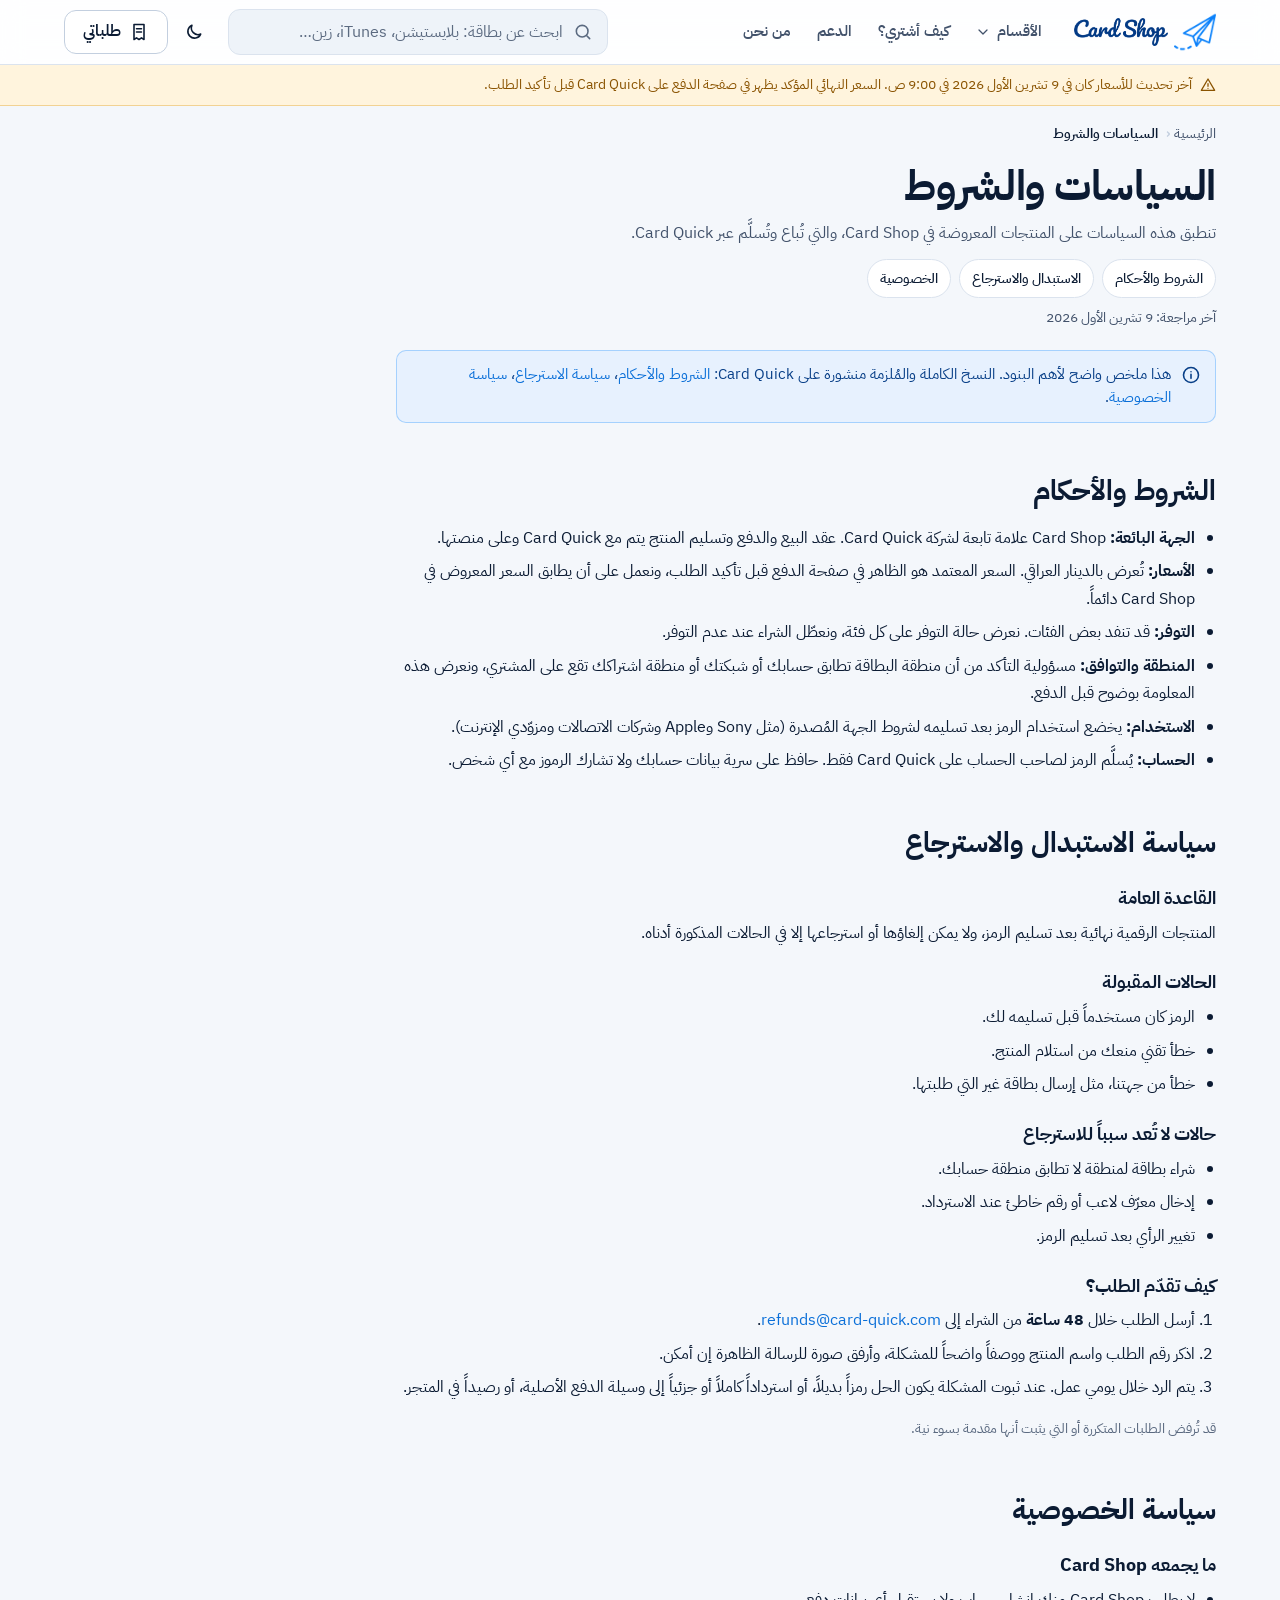
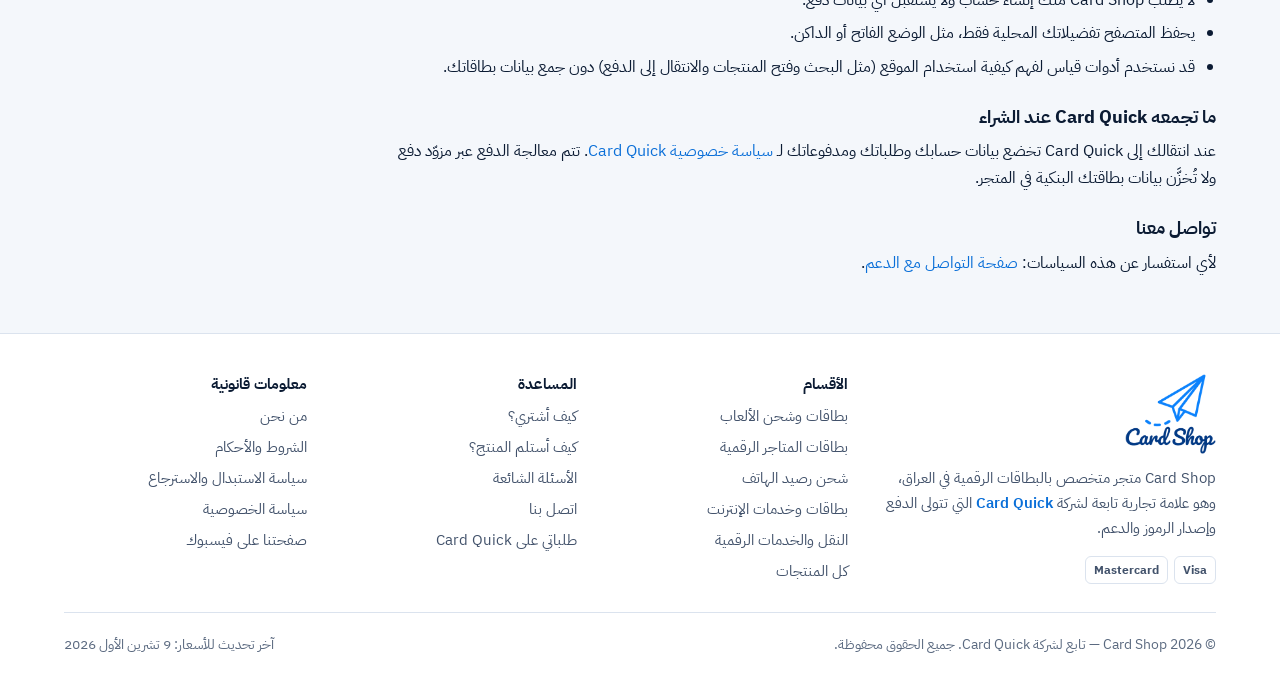
<file: policies.html>
<!doctype html>
<html lang="ar" dir="rtl">
<head>
  <meta charset="utf-8">
  <meta name="viewport" content="width=device-width, initial-scale=1, viewport-fit=cover">
  <title>الشروط وسياسة الاسترجاع والخصوصية | Card Shop</title>
  <meta name="description" content="الشروط والأحكام وسياسة الاستبدال والاسترجاع وسياسة الخصوصية الخاصة بالشراء عبر Card Shop وCard Quick.">
  <link rel="canonical" href="https://www.card-shop.net/policies.html">
  <meta name="theme-color" content="#0a6fd8">
  <link rel="icon" href="assets/img/favicon-32.png" sizes="32x32" type="image/png">
  <link rel="apple-touch-icon" href="assets/img/apple-touch-icon.png">
  <link rel="preconnect" href="https://fonts.googleapis.com">
  <link rel="preconnect" href="https://fonts.gstatic.com" crossorigin>
  <link rel="stylesheet" href="https://fonts.googleapis.com/css2?family=IBM+Plex+Sans+Arabic:wght@400;500;600;700&display=swap">
  <link rel="stylesheet" href="assets/css/styles.css">
  <script>try{var t=localStorage.getItem('cs-theme');if(t)document.documentElement.dataset.theme=t}catch(e){}</script>
  <script src="assets/js/data.js" defer></script>
  <script src="assets/js/core.js" defer></script>
</head>
<body data-page="policies">
  <a class="skip-link" href="#main">تخطَّ إلى المحتوى</a>
  <header id="site-header" class="site-header">
    <div class="container"><div class="hdr"><a class="brand" href="index.html"><img class="mark" src="assets/img/logo-mark.webp" width="42" height="42" alt="Card Shop"></a></div></div>
  </header>

  <!-- ملاحظة للإدارة: هذا ملخص منظّم لسياسات Card Quick المنشورة. يجب مراجعته قانونياً قبل النشر، والنص المُلزم هو المنشور على Card Quick -->
  <main id="main">
    <div class="container">
      <nav class="crumbs" aria-label="مسار التنقل"><ol><li><a href="index.html">الرئيسية</a></li><li aria-current="page">السياسات والشروط</li></ol></nav>
      <div class="page-head">
        <h1>السياسات والشروط</h1>
        <p>تنطبق هذه السياسات على المنتجات المعروضة في Card Shop، والتي تُباع وتُسلَّم عبر Card Quick.</p>
        <nav class="toc" aria-label="محتويات الصفحة">
          <a class="chip" href="#terms">الشروط والأحكام</a>
          <a class="chip" href="#refund">الاستبدال والاسترجاع</a>
          <a class="chip" href="#privacy">الخصوصية</a>
        </nav>
        <p class="updated">آخر مراجعة: 9 تشرين الأول 2026</p>
      </div>

      <div class="prose">
        <div class="notice notice-info">
          <svg class="i" viewBox="0 0 24 24" aria-hidden="true"><circle cx="12" cy="12" r="9"/><path d="M12 11v5M12 8h.01"/></svg>
          <p>هذا ملخص واضح لأهم البنود. النسخ الكاملة والمُلزمة منشورة على Card Quick: <a href="https://www.card-quick.com/terms-and-conditions/" rel="noopener">الشروط والأحكام</a>، <a href="https://www.card-quick.com/refund/" rel="noopener">سياسة الاسترجاع</a>، <a href="https://www.card-quick.com/privacy/" rel="noopener">سياسة الخصوصية</a>.</p>
        </div>

        <h2 id="terms">الشروط والأحكام</h2>
        <ul>
          <li><strong>الجهة البائعة:</strong> Card Shop علامة تابعة لشركة Card Quick. عقد البيع والدفع وتسليم المنتج يتم مع Card Quick وعلى منصتها.</li>
          <li><strong>الأسعار:</strong> تُعرض بالدينار العراقي. السعر المعتمد هو الظاهر في صفحة الدفع قبل تأكيد الطلب، ونعمل على أن يطابق السعر المعروض في Card Shop دائماً.</li>
          <li><strong>التوفر:</strong> قد تنفد بعض الفئات. نعرض حالة التوفر على كل فئة، ونعطّل الشراء عند عدم التوفر.</li>
          <li><strong>المنطقة والتوافق:</strong> مسؤولية التأكد من أن منطقة البطاقة تطابق حسابك أو شبكتك أو منطقة اشتراكك تقع على المشتري، ونعرض هذه المعلومة بوضوح قبل الدفع.</li>
          <li><strong>الاستخدام:</strong> يخضع استخدام الرمز بعد تسليمه لشروط الجهة المُصدرة (مثل Sony وApple وشركات الاتصالات ومزوّدي الإنترنت).</li>
          <li><strong>الحساب:</strong> يُسلَّم الرمز لصاحب الحساب على Card Quick فقط. حافظ على سرية بيانات حسابك ولا تشارك الرموز مع أي شخص.</li>
        </ul>

        <h2 id="refund">سياسة الاستبدال والاسترجاع</h2>
        <h3>القاعدة العامة</h3>
        <p>المنتجات الرقمية نهائية بعد تسليم الرمز، ولا يمكن إلغاؤها أو استرجاعها إلا في الحالات المذكورة أدناه.</p>
        <h3>الحالات المقبولة</h3>
        <ul>
          <li>الرمز كان مستخدماً قبل تسليمه لك.</li>
          <li>خطأ تقني منعك من استلام المنتج.</li>
          <li>خطأ من جهتنا، مثل إرسال بطاقة غير التي طلبتها.</li>
        </ul>
        <h3>حالات لا تُعد سبباً للاسترجاع</h3>
        <ul>
          <li>شراء بطاقة لمنطقة لا تطابق منطقة حسابك.</li>
          <li>إدخال معرّف لاعب أو رقم خاطئ عند الاسترداد.</li>
          <li>تغيير الرأي بعد تسليم الرمز.</li>
        </ul>
        <h3>كيف تقدّم الطلب؟</h3>
        <ol>
          <li>أرسل الطلب خلال <strong>48 ساعة</strong> من الشراء إلى <a class="ltr" href="mailto:refunds@card-quick.com">refunds@card-quick.com</a>.</li>
          <li>اذكر رقم الطلب واسم المنتج ووصفاً واضحاً للمشكلة، وأرفق صورة للرسالة الظاهرة إن أمكن.</li>
          <li>يتم الرد خلال يومي عمل. عند ثبوت المشكلة يكون الحل رمزاً بديلاً، أو استرداداً كاملاً أو جزئياً إلى وسيلة الدفع الأصلية، أو رصيداً في المتجر.</li>
        </ol>
        <p class="small muted">قد تُرفض الطلبات المتكررة أو التي يثبت أنها مقدمة بسوء نية.</p>

        <h2 id="privacy">سياسة الخصوصية</h2>
        <h3>ما يجمعه Card Shop</h3>
        <ul>
          <li>لا يطلب Card Shop منك إنشاء حساب ولا يستقبل أي بيانات دفع.</li>
          <li>يحفظ المتصفح تفضيلاتك المحلية فقط، مثل الوضع الفاتح أو الداكن.</li>
          <li>قد نستخدم أدوات قياس لفهم كيفية استخدام الموقع (مثل البحث وفتح المنتجات والانتقال إلى الدفع) دون جمع بيانات بطاقاتك.</li>
        </ul>
        <h3>ما تجمعه Card Quick عند الشراء</h3>
        <p>عند انتقالك إلى Card Quick تخضع بيانات حسابك وطلباتك ومدفوعاتك لـ <a href="https://www.card-quick.com/privacy/" rel="noopener">سياسة خصوصية Card Quick</a>. تتم معالجة الدفع عبر مزوّد دفع ولا تُخزَّن بيانات بطاقتك البنكية في المتجر.</p>
        <h3>تواصل معنا</h3>
        <p>لأي استفسار عن هذه السياسات: <a href="help.html#contact">صفحة التواصل مع الدعم</a>.</p>
      </div>
    </div>
  </main>

  <footer id="site-footer"></footer>
</body>
</html>
</file>
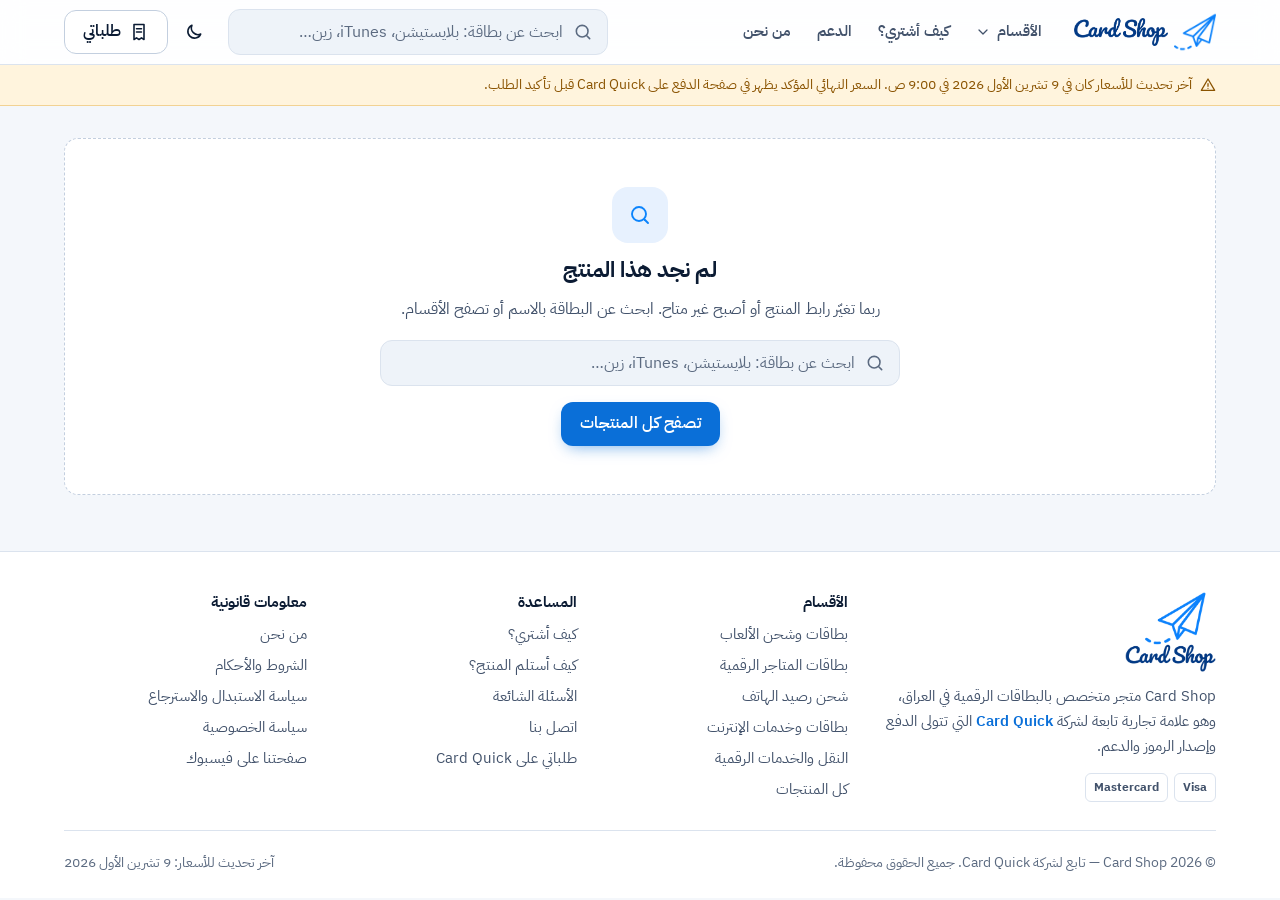
<file: product.html>
<!doctype html>
<html lang="ar" dir="rtl">
<head>
  <meta charset="utf-8">
  <meta name="viewport" content="width=device-width, initial-scale=1, viewport-fit=cover">
  <title>المنتج | Card Shop</title>
  <meta name="description" content="تفاصيل المنتج الرقمي: القيمة، المنطقة، السعر بالدينار العراقي، طريقة التسليم والاستخدام.">
  <meta name="theme-color" content="#0a6fd8">
  <link rel="icon" href="assets/img/favicon-32.png" sizes="32x32" type="image/png">
  <link rel="apple-touch-icon" href="assets/img/apple-touch-icon.png">
  <link rel="preconnect" href="https://fonts.googleapis.com">
  <link rel="preconnect" href="https://fonts.gstatic.com" crossorigin>
  <link rel="stylesheet" href="https://fonts.googleapis.com/css2?family=IBM+Plex+Sans+Arabic:wght@400;500;600;700&display=swap">
  <link rel="stylesheet" href="assets/css/styles.css">
  <script>try{var t=localStorage.getItem('cs-theme');if(t)document.documentElement.dataset.theme=t}catch(e){}</script>
  <script src="assets/js/data.js" defer></script>
  <script src="assets/js/core.js" defer></script>
  <script src="assets/js/product.js" defer></script>
</head>
<body data-page="product">
  <a class="skip-link" href="#main">تخطَّ إلى المحتوى</a>
  <header id="site-header" class="site-header">
    <div class="container"><div class="hdr"><a class="brand" href="index.html"><img class="mark" src="assets/img/logo-mark.webp" width="42" height="42" alt="Card Shop"></a></div></div>
  </header>

  <main id="main">
    <div class="container" id="pdp-root">
      <noscript><p class="notice notice-info">يحتاج عرض تفاصيل المنتج إلى تفعيل JavaScript في المتصفح.</p></noscript>
    </div>
  </main>

  <footer id="site-footer"></footer>
</body>
</html>
</file>
<file: assets/css/styles.css>
/* Card Shop — واجهة عربية RTL، تصميم Mobile First، ألوان مأخوذة من الشعار */

:root {
  --brand: #0a6fd8;          /* أزرار (تباين AA مع النص الأبيض) */
  --link: #0a6fd8;
  --brand-bright: #0c84fc;   /* لون الطائرة في الشعار — للزخارف والأيقونات */
  --brand-soft: #e7f1fe;
  --navy: #073e87;           /* لون الكلمة في الشعار */
  --bg: #f4f7fb;
  --surface: #ffffff;
  --surface-2: #eef3f9;
  --text: #0b1b33;
  --text-2: #42526b;
  --muted: #5b6a80;
  --border: #dbe3ee;
  --border-strong: #c3cfdf;
  --ok: #0f7a55;
  --ok-soft: #e3f6ee;
  --warn: #8a5300;
  --warn-soft: #fff4dd;
  --warn-border: #f2d293;
  --danger: #b42318;
  --danger-soft: #fdecea;
  --focus: #0c84fc;
  --shadow-sm: 0 1px 2px rgba(11, 27, 51, .06), 0 1px 3px rgba(11, 27, 51, .05);
  --shadow: 0 6px 24px -8px rgba(11, 40, 90, .18);
  --shadow-lg: 0 24px 60px -20px rgba(7, 40, 100, .35);
  --radius: 14px;
  --radius-sm: 10px;
  --radius-lg: 20px;
  --header-h: 64px;
  --font: "IBM Plex Sans Arabic", system-ui, -apple-system, "Segoe UI", Tahoma, sans-serif;
  color-scheme: light;
}

@media (prefers-color-scheme: dark) {
  :root:not([data-theme="light"]) {
    --brand: #0a6fd8;
    --brand-bright: #3d9bff;
    --link: #7dbbff;
    --brand-soft: #10264a;
    --navy: #cfe3ff;
    --bg: #07101f;
    --surface: #0d1a2e;
    --surface-2: #13233c;
    --text: #e8f0fc;
    --text-2: #b4c3d9;
    --muted: #93a4bd;
    --border: #1f3252;
    --border-strong: #2c4570;
    --ok: #4cd4a0;
    --ok-soft: #0c2f25;
    --warn: #ffcf7a;
    --warn-soft: #2e2208;
    --warn-border: #5c4512;
    --danger: #ff8a80;
    --danger-soft: #3a1414;
    --focus: #5aaaff;
    --shadow-sm: 0 1px 2px rgba(0, 0, 0, .4);
    --shadow: 0 8px 28px -10px rgba(0, 0, 0, .6);
    --shadow-lg: 0 24px 60px -20px rgba(0, 0, 0, .7);
    color-scheme: dark;
  }
}
:root[data-theme="dark"] {
  --brand: #0a6fd8;
  --brand-bright: #3d9bff;
  --link: #7dbbff;
  --brand-soft: #10264a;
  --navy: #cfe3ff;
  --bg: #07101f;
  --surface: #0d1a2e;
  --surface-2: #13233c;
  --text: #e8f0fc;
  --text-2: #b4c3d9;
  --muted: #93a4bd;
  --border: #1f3252;
  --border-strong: #2c4570;
  --ok: #4cd4a0;
  --ok-soft: #0c2f25;
  --warn: #ffcf7a;
  --warn-soft: #2e2208;
  --warn-border: #5c4512;
  --danger: #ff8a80;
  --danger-soft: #3a1414;
  --focus: #5aaaff;
  --shadow-sm: 0 1px 2px rgba(0, 0, 0, .4);
  --shadow: 0 8px 28px -10px rgba(0, 0, 0, .6);
  --shadow-lg: 0 24px 60px -20px rgba(0, 0, 0, .7);
  color-scheme: dark;
}

/* ---------- Base ---------- */
*, *::before, *::after { box-sizing: border-box; }
html { -webkit-text-size-adjust: 100%; scroll-padding-top: calc(var(--header-h) + 16px); }
body {
  margin: 0;
  font-family: var(--font);
  font-size: 16px;
  line-height: 1.7;
  color: var(--text);
  background: var(--bg);
  -webkit-font-smoothing: antialiased;
  text-rendering: optimizeLegibility;
}
img, svg { display: block; max-width: 100%; }
a { color: var(--link); text-decoration: none; }
a:hover { text-decoration: underline; text-underline-offset: 3px; }
.link { color: var(--link); font-weight: 600; }
h1, h2, h3, h4 { line-height: 1.35; margin: 0 0 .5em; color: var(--text); font-weight: 700; }
h1 { font-size: clamp(1.6rem, 1.1rem + 2.2vw, 2.6rem); letter-spacing: -.01em; }
h2 { font-size: clamp(1.3rem, 1.05rem + 1vw, 1.75rem); }
h3 { font-size: 1.1rem; }
p { margin: 0 0 1em; }
ul, ol { padding-inline-start: 1.3em; margin: 0 0 1em; }
button, input, select, textarea { font: inherit; color: inherit; }
button { cursor: pointer; }
:focus-visible { outline: 3px solid var(--focus); outline-offset: 2px; border-radius: 6px; }
.ltr { direction: ltr; unicode-bidi: isolate; display: inline-block; }
.num { font-variant-numeric: tabular-nums; direction: ltr; unicode-bidi: isolate; }
.sr-only { position: absolute !important; width: 1px; height: 1px; padding: 0; margin: -1px; overflow: hidden; clip: rect(0 0 0 0); white-space: nowrap; border: 0; }
.skip-link { position: absolute; inset-inline-start: 12px; top: -60px; z-index: 100; background: var(--brand); color: #fff; padding: 10px 16px; border-radius: 10px; font-weight: 600; }
.skip-link:focus { top: 12px; }
.container { width: 100%; max-width: 1200px; margin-inline: auto; padding-inline: 16px; }
@media (min-width: 768px) { .container { padding-inline: 24px; } }
.muted { color: var(--muted); }
.small { font-size: .875rem; }
[hidden] { display: none !important; }
/* أعمدة الشبكة قابلة للانكماش في الهاتف (تمنع التمرير الأفقي) — تتجاوزها قواعد الشاشات الأكبر لاحقاً */
.hero-grid, .feat-grid, .steps, .contact-grid, .faq, .two-col, .delivery-types, .catalog, .pdp-sections, .ft-grid > * { grid-template-columns: minmax(0, 1fr); }
.hero-grid > *, .catalog > *, .two-col > * { min-width: 0; }

/* ---------- Icons ---------- */
.i { width: 20px; height: 20px; flex: none; stroke: currentColor; fill: none; stroke-width: 1.9; stroke-linecap: round; stroke-linejoin: round; }
.i-sm { width: 16px; height: 16px; }
.i-lg { width: 24px; height: 24px; }

/* ---------- Buttons ---------- */
.btn {
  display: inline-flex; align-items: center; justify-content: center; gap: 8px;
  min-height: 44px; padding: 10px 18px; border-radius: 12px; border: 1px solid transparent;
  font-weight: 600; font-size: 1rem; line-height: 1.2; text-decoration: none !important;
  transition: background-color .15s, border-color .15s, box-shadow .15s, transform .05s;
  white-space: nowrap;
}
.btn:active { transform: translateY(1px); }
.btn-primary { background: var(--brand); color: #fff; box-shadow: 0 6px 16px -6px rgba(10, 111, 216, .6); }
.btn-primary:hover { background: #075fbb; }
.btn-outline { background: var(--surface); color: var(--text); border-color: var(--border-strong); }
.btn-outline:hover { border-color: var(--brand); color: var(--brand); }
.btn-ghost { background: transparent; color: var(--text); }
.btn-ghost:hover { background: var(--surface-2); }
.btn-lg { min-height: 52px; padding: 12px 24px; font-size: 1.05rem; border-radius: 14px; }
.btn-block { width: 100%; }
.btn[disabled], .btn[aria-disabled="true"] { background: var(--surface-2); color: var(--muted); border-color: var(--border); box-shadow: none; cursor: not-allowed; }
.icon-btn {
  display: inline-grid; place-items: center; width: 44px; height: 44px; border-radius: 12px;
  border: 1px solid transparent; background: transparent; color: var(--text);
}
.icon-btn:hover { background: var(--surface-2); }

/* ---------- Badges & chips ---------- */
.badge { display: inline-flex; align-items: center; gap: 6px; font-size: .8rem; font-weight: 600; padding: 3px 10px; border-radius: 999px; line-height: 1.5; white-space: nowrap; }
.badge-ok { background: var(--ok-soft); color: var(--ok); }
.badge-out { background: var(--danger-soft); color: var(--danger); }
.badge-region { background: var(--brand-soft); color: var(--navy); }
.badge-neutral { background: var(--surface-2); color: var(--text-2); }
.badge .dot { width: 7px; height: 7px; border-radius: 50%; background: currentColor; }
.chip {
  display: inline-flex; align-items: center; gap: 6px; padding: 6px 12px; min-height: 36px;
  border-radius: 999px; border: 1px solid var(--border); background: var(--surface);
  font-size: .9rem; font-weight: 500; color: var(--text); text-decoration: none !important;
}
.chip:hover { border-color: var(--brand); }
.chip[aria-pressed="true"], .chip.is-active { background: var(--brand); border-color: var(--brand); color: #fff; }
.chip-x { padding-inline-end: 8px; }
.chip-x .i { width: 14px; height: 14px; }

/* ---------- Header ---------- */
.site-header {
  position: sticky; top: 0; z-index: 40;
  background: color-mix(in srgb, var(--surface) 88%, transparent);
  backdrop-filter: saturate(1.4) blur(12px); -webkit-backdrop-filter: saturate(1.4) blur(12px);
  border-bottom: 1px solid var(--border);
}
.hdr { display: flex; align-items: center; gap: 12px; height: var(--header-h); }
.brand { display: inline-flex; align-items: center; gap: 6px; text-decoration: none !important; flex: none; }
.brand img.mark { width: 42px; height: 42px; }
.brand .wordmark { height: 28px; width: auto; }
.brand .wm-dark { display: none; }
:root[data-theme="dark"] .brand .wm-light { display: none; }
:root[data-theme="dark"] .brand .wm-dark { display: block; }
@media (prefers-color-scheme: dark) {
  :root:not([data-theme="light"]) .brand .wm-light { display: none; }
  :root:not([data-theme="light"]) .brand .wm-dark { display: block; }
}
.main-nav { display: none; align-items: center; gap: 2px; margin-inline-start: 8px; }
.main-nav > a, .main-nav > .nav-dd > button {
  display: inline-flex; align-items: center; gap: 6px; padding: 8px 12px; border-radius: 10px;
  color: var(--text-2); font-weight: 600; font-size: .95rem; background: none; border: 0; text-decoration: none;
}
.main-nav > a:hover, .main-nav > .nav-dd > button:hover, .main-nav [aria-current="page"] { color: var(--text); background: var(--surface-2); text-decoration: none; }
.nav-dd { position: relative; }
.nav-dd-panel {
  position: absolute; top: calc(100% + 8px); inset-inline-start: 0; width: min(560px, 90vw);
  background: var(--surface); border: 1px solid var(--border); border-radius: var(--radius);
  box-shadow: var(--shadow-lg); padding: 10px; display: grid; grid-template-columns: 1fr 1fr; gap: 4px;
}
.nav-dd-panel a { display: flex; gap: 12px; align-items: flex-start; padding: 10px 12px; border-radius: 10px; color: var(--text); text-decoration: none; }
.nav-dd-panel a:hover { background: var(--surface-2); }
.nav-dd-panel .ico { width: 36px; height: 36px; border-radius: 10px; display: grid; place-items: center; background: var(--brand-soft); color: var(--brand-bright); flex: none; }
.nav-dd-panel strong { display: block; font-size: .95rem; }
.nav-dd-panel span { display: block; font-size: .82rem; color: var(--muted); line-height: 1.5; }
.hdr-search { flex: 1; min-width: 0; display: none; }
.hdr-actions { display: flex; align-items: center; gap: 4px; margin-inline-start: auto; }
.acct-link { display: none !important; }
@media (min-width: 640px) { .acct-link { display: inline-flex !important; } }
@media (min-width: 1024px) {
  .main-nav { display: flex; }
  .hdr-search { display: block; max-width: 380px; margin-inline-start: auto; }
  .hdr-actions { margin-inline-start: 0; }
  .menu-btn, .search-toggle { display: none !important; }
}
.mobile-search { padding: 0 0 12px; display: none; }
.mobile-search.is-open { display: block; }
@media (min-width: 1024px) { .mobile-search { display: none !important; } }

/* Drawer (mobile nav) */
dialog { color: var(--text); }
dialog::backdrop { background: rgba(4, 12, 28, .55); backdrop-filter: blur(2px); }
.drawer {
  margin: 0; margin-inline-start: auto; height: 100dvh; max-height: 100dvh; width: min(360px, 88vw);
  border: 0; padding: 0; background: var(--surface); box-shadow: var(--shadow-lg);
}
.drawer-head { display: flex; align-items: center; justify-content: space-between; padding: 12px 16px; border-bottom: 1px solid var(--border); }
.drawer-body { padding: 12px 16px 24px; overflow-y: auto; }
.drawer-body h2 { font-size: .8rem; color: var(--muted); text-transform: none; margin: 16px 0 6px; font-weight: 600; }
.drawer-body a { display: flex; align-items: center; gap: 12px; padding: 12px 10px; border-radius: 10px; color: var(--text); font-weight: 600; text-decoration: none; }
.drawer-body a:hover { background: var(--surface-2); }
.drawer-body a .ico { color: var(--brand-bright); }

/* ---------- Search (combobox) ---------- */
.search { position: relative; }
.search-field {
  display: flex; align-items: center; gap: 8px; height: 46px; padding-inline: 14px 6px;
  background: var(--surface-2); border: 1px solid var(--border); border-radius: 12px;
  transition: border-color .15s, background-color .15s, box-shadow .15s;
}
.search-field:focus-within { background: var(--surface); border-color: var(--brand); box-shadow: 0 0 0 4px color-mix(in srgb, var(--brand) 18%, transparent); }
.search-field .i { color: var(--muted); }
.search-field input { flex: 1; min-width: 0; border: 0; outline: 0; background: transparent; height: 100%; font-size: 1rem; }
.search-field input::placeholder { color: var(--muted); }
.search-field input::-webkit-search-cancel-button { display: none; }
.search-clear { width: 34px; height: 34px; border-radius: 8px; border: 0; background: transparent; color: var(--muted); display: grid; place-items: center; }
.search-clear:hover { background: var(--surface-2); color: var(--text); }
.search-lg .search-field { height: 58px; border-radius: 16px; padding-inline: 18px 8px; background: var(--surface); box-shadow: var(--shadow); font-size: 1.05rem; }
.search-lg .search-submit { height: 44px; }
.suggest {
  position: absolute; top: calc(100% + 6px); inset-inline: 0; z-index: 60;
  background: var(--surface); border: 1px solid var(--border); border-radius: var(--radius);
  box-shadow: var(--shadow-lg); padding: 6px; max-height: min(70vh, 480px); overflow-y: auto;
}
.suggest-group { padding: 8px 10px 4px; font-size: .78rem; font-weight: 600; color: var(--muted); }
.suggest [role="option"] {
  display: flex; align-items: center; gap: 12px; padding: 8px 10px; border-radius: 10px; cursor: pointer; color: var(--text);
}
.suggest [role="option"][aria-selected="true"], .suggest [role="option"]:hover { background: var(--surface-2); }
.suggest .s-art { width: 44px; height: 30px; border-radius: 6px; flex: none; }
.suggest .s-main { flex: 1; min-width: 0; }
.suggest .s-title { display: block; font-weight: 600; font-size: .93rem; line-height: 1.4; overflow: hidden; text-overflow: ellipsis; white-space: nowrap; }
.suggest .s-sub { display: block; font-size: .8rem; color: var(--muted); }
.suggest .s-price { font-weight: 700; font-size: .9rem; white-space: nowrap; }
.suggest mark { background: color-mix(in srgb, var(--brand-bright) 22%, transparent); color: inherit; border-radius: 3px; padding: 0 1px; }
.suggest-empty { padding: 14px; font-size: .92rem; color: var(--text-2); }
.suggest-all { display: block; text-align: center; padding: 10px; font-weight: 600; border-top: 1px solid var(--border); margin-top: 6px; color: var(--link); }

/* ---------- Gift card art (بديل الصور، خفيف وسريع) ---------- */
.gcard {
  --c1: #0a2a6b; --c2: #0070d1;
  position: relative; aspect-ratio: 1.586 / 1; border-radius: 14px; overflow: hidden; isolation: isolate;
  background: linear-gradient(135deg, var(--c1) 0%, var(--c2) 100%); color: #fff;
  box-shadow: inset 0 0 0 1px rgba(255, 255, 255, .12);
  container-type: inline-size;
}
.gcard::before {
  content: ""; position: absolute; inset: 0; z-index: -1;
  background:
    radial-gradient(120% 80% at 100% 0%, rgba(255, 255, 255, .22), transparent 55%),
    radial-gradient(60% 60% at 0% 100%, rgba(0, 0, 0, .25), transparent 70%);
}
.gcard::after {
  content: ""; position: absolute; inset-inline-start: -8%; bottom: -18%; width: 58%; aspect-ratio: 1; z-index: -1;
  background: url("../img/logo-mark-white.png") center / contain no-repeat; opacity: .12; transform: rotate(-8deg);
}
.gcard .g-brand { position: absolute; top: 8%; inset-inline-end: 7%; font-weight: 700; font-size: clamp(.7rem, 9cqi, 1.5rem); letter-spacing: .01em; direction: ltr; }
.gcard .g-region { position: absolute; top: 8%; inset-inline-start: 7%; font-size: clamp(.55rem, 5.5cqi, .9rem); font-weight: 700; padding: .15em .55em; border-radius: 999px; background: rgba(255, 255, 255, .2); direction: ltr; }
.gcard .g-value { position: absolute; bottom: 9%; inset-inline-end: 7%; font-weight: 700; font-size: clamp(.9rem, 15cqi, 3rem); line-height: 1; direction: ltr; text-shadow: 0 2px 12px rgba(0, 0, 0, .25); }
.gcard .g-value small { font-size: .42em; font-weight: 600; opacity: .9; margin-inline-start: .2em; }
.gcard .g-label { position: absolute; bottom: 10%; inset-inline-start: 7%; font-size: clamp(.5rem, 5cqi, .85rem); opacity: .9; max-width: 45%; line-height: 1.3; }
.gcard.is-out { filter: grayscale(.85) brightness(.9); }

/* ---------- Sections ---------- */
.section { padding-block: 40px; }
@media (min-width: 768px) { .section { padding-block: 56px; } }
.sec-head { display: flex; align-items: end; justify-content: space-between; gap: 16px; margin-bottom: 20px; }
.sec-head h2 { margin: 0; }
.sec-head p { margin: 4px 0 0; color: var(--muted); }
.sec-head .link { white-space: nowrap; display: inline-flex; align-items: center; gap: 4px; }

/* ---------- Hero ---------- */
.hero { position: relative; overflow-x: clip; padding-block: 32px 40px; background:
  radial-gradient(800px 400px at 85% -10%, color-mix(in srgb, var(--brand-bright) 16%, transparent), transparent 70%),
  radial-gradient(600px 300px at 0% 110%, color-mix(in srgb, var(--navy) 10%, transparent), transparent 70%);
}
.hero-grid { display: grid; gap: 32px; align-items: center; }
@media (min-width: 960px) { .hero { padding-block: 56px 64px; } .hero-grid { grid-template-columns: 1.15fr .85fr; gap: 48px; } }
.hero-eyebrow { display: inline-flex; align-items: center; gap: 8px; font-size: .88rem; font-weight: 600; color: var(--navy); background: var(--brand-soft); padding: 6px 12px; border-radius: 999px; margin-bottom: 16px; }
.hero h1 { margin-bottom: 12px; }
.hero h1 .accent { color: var(--brand-bright); }
.hero-lead { font-size: 1.08rem; color: var(--text-2); max-width: 56ch; margin-bottom: 24px; }
.hero .search { max-width: 580px; margin-bottom: 14px; }
.hero-quick { display: flex; flex-wrap: wrap; gap: 8px; align-items: center; margin-bottom: 24px; }
.hero-quick span { font-size: .88rem; color: var(--muted); margin-inline-end: 2px; }
.hero-ctas { display: flex; flex-wrap: wrap; gap: 10px; }
.hero-art { position: relative; height: 280px; max-width: 460px; width: 100%; margin-inline: auto; display: none; }
@media (min-width: 640px) { .hero-art { display: block; } }
@media (min-width: 960px) { .hero-art { height: 380px; } }
.hero-art .gcard { position: absolute; width: 62%; box-shadow: var(--shadow-lg); }
.hero-art .gc-1 { top: 4%; inset-inline-start: 2%; transform: rotate(8deg); }
.hero-art .gc-2 { top: 30%; inset-inline-start: 30%; transform: rotate(-6deg); z-index: 2; }
.hero-art .gc-3 { top: 56%; inset-inline-start: 6%; transform: rotate(3deg); }
.hero-art .trail { position: absolute; inset: 0; width: 100%; height: 100%; color: var(--brand-bright); opacity: .55; }
@media (prefers-reduced-motion: no-preference) {
  .hero-art .gcard { animation: float 7s ease-in-out infinite; }
  .hero-art .gc-2 { animation-delay: -2.3s; }
  .hero-art .gc-3 { animation-delay: -4.6s; }
  @keyframes float { 50% { translate: 0 -8px; } }
}
.trust-row { display: flex; flex-wrap: wrap; gap: 8px 20px; margin-top: 22px; font-size: .9rem; color: var(--text-2); }
.trust-row span { display: inline-flex; align-items: center; gap: 6px; }
.trust-row .i { color: var(--ok); width: 18px; height: 18px; }

/* ---------- Category cards ---------- */
.cat-grid { display: grid; gap: 12px; grid-template-columns: repeat(2, minmax(0, 1fr)); }
@media (min-width: 768px) { .cat-grid { grid-template-columns: repeat(3, minmax(0, 1fr)); gap: 16px; } }
@media (min-width: 1100px) { .cat-grid { grid-template-columns: repeat(5, minmax(0, 1fr)); } }
.cat-card {
  display: flex; flex-direction: column; gap: 10px; padding: 16px; border-radius: var(--radius);
  background: var(--surface); border: 1px solid var(--border); color: var(--text); text-decoration: none !important;
  transition: border-color .15s, box-shadow .15s, transform .15s; min-height: 100%;
}
.cat-card:hover { border-color: var(--brand); box-shadow: var(--shadow); transform: translateY(-2px); }
.cat-card .ico { width: 44px; height: 44px; border-radius: 12px; display: grid; place-items: center; background: var(--brand-soft); color: var(--brand-bright); }
.cat-card h3 { margin: 0; font-size: 1rem; }
.cat-card p { margin: 0; font-size: .85rem; color: var(--muted); line-height: 1.55; }
.cat-card .count { margin-top: auto; font-size: .82rem; font-weight: 600; color: var(--text-2); display: flex; align-items: center; justify-content: space-between; }

/* ---------- Product cards ---------- */
.p-grid { display: grid; gap: 12px; grid-template-columns: repeat(2, minmax(0, 1fr)); }
@media (min-width: 700px) { .p-grid { grid-template-columns: repeat(3, minmax(0, 1fr)); gap: 16px; } }
@media (min-width: 1100px) { .p-grid { grid-template-columns: repeat(4, minmax(0, 1fr)); } }
.catalog-main .p-grid { }
@media (min-width: 1100px) { .catalog-main .p-grid { grid-template-columns: repeat(3, minmax(0, 1fr)); } }
@media (min-width: 1280px) { .catalog-main .p-grid { grid-template-columns: repeat(4, minmax(0, 1fr)); } }
.p-card {
  position: relative; display: flex; flex-direction: column; background: var(--surface); border: 1px solid var(--border);
  border-radius: var(--radius); padding: 10px; transition: border-color .15s, box-shadow .15s;
}
.p-card:hover { border-color: var(--border-strong); box-shadow: var(--shadow); }
.p-card .p-body { display: flex; flex-direction: column; gap: 6px; padding: 10px 4px 2px; flex: 1; }
.p-card h3 { font-size: .93rem; line-height: 1.5; margin: 0; font-weight: 600; }
.p-card h3 a { color: var(--text); text-decoration: none; }
.p-card h3 a::after { content: ""; position: absolute; inset: 0; border-radius: inherit; }
.p-card h3 a:focus-visible { outline: none; }
.p-card:has(h3 a:focus-visible) { outline: 3px solid var(--focus); outline-offset: 2px; }
.p-meta { display: flex; flex-wrap: wrap; gap: 6px; }
.p-price { margin-top: auto; padding-top: 4px; display: flex; align-items: baseline; justify-content: space-between; gap: 8px; flex-wrap: wrap; }
.p-price strong { font-size: 1.08rem; font-weight: 700; }
.p-price .cur { font-size: .8rem; font-weight: 600; color: var(--text-2); }
.p-face { font-size: .78rem; color: var(--muted); }
.p-grid.is-list { grid-template-columns: 1fr; }
.p-grid.is-list .p-card { flex-direction: row; align-items: center; gap: 14px; }
.p-grid.is-list .gcard { width: 120px; flex: none; }
.p-grid.is-list .p-body { padding: 0; }
@media (min-width: 700px) { .p-grid.is-list .gcard { width: 150px; } }

/* ---------- Features / steps ---------- */
.feat-grid { display: grid; gap: 12px; }
@media (min-width: 700px) { .feat-grid { grid-template-columns: repeat(2, 1fr); gap: 16px; } }
@media (min-width: 1100px) { .feat-grid { grid-template-columns: repeat(4, 1fr); } }
.feat { padding: 20px; border-radius: var(--radius); background: var(--surface); border: 1px solid var(--border); }
.feat .ico { width: 44px; height: 44px; border-radius: 12px; display: grid; place-items: center; background: var(--brand-soft); color: var(--brand-bright); margin-bottom: 12px; }
.feat h3 { margin: 0 0 6px; font-size: 1rem; }
.feat p { margin: 0; font-size: .9rem; color: var(--text-2); }
.feat .src { display: block; margin-top: 8px; font-size: .78rem; color: var(--muted); }

.steps { list-style: none; padding: 0; margin: 0; display: grid; gap: 12px; counter-reset: step; }
@media (min-width: 900px) { .steps { grid-template-columns: repeat(4, 1fr); gap: 16px; } }
.steps li { position: relative; padding: 20px; border-radius: var(--radius); background: var(--surface); border: 1px solid var(--border); counter-increment: step; }
.steps li::before {
  content: counter(step); display: grid; place-items: center; width: 36px; height: 36px; border-radius: 50%;
  background: var(--brand); color: #fff; font-weight: 700; margin-bottom: 12px;
}
.steps h3 { margin: 0 0 6px; font-size: 1rem; }
.steps p { margin: 0; font-size: .9rem; color: var(--text-2); }
.band { background: var(--surface); border-block: 1px solid var(--border); }
.band .feat, .band .steps li { background: var(--bg); }

/* ---------- FAQ ---------- */
.faq { display: grid; gap: 10px; max-width: 860px; }
.faq details { background: var(--surface); border: 1px solid var(--border); border-radius: var(--radius-sm); }
.faq summary {
  list-style: none; cursor: pointer; padding: 16px 18px; font-weight: 600; display: flex; justify-content: space-between; align-items: center; gap: 12px;
}
.faq summary::-webkit-details-marker { display: none; }
.faq summary .i { transition: transform .2s; color: var(--muted); }
.faq details[open] summary .i { transform: rotate(180deg); }
.faq details > div { padding: 0 18px 16px; color: var(--text-2); }
.faq details > div p:last-child { margin-bottom: 0; }

/* ---------- Contact ---------- */
.contact-grid { display: grid; gap: 12px; }
@media (min-width: 700px) { .contact-grid { grid-template-columns: repeat(3, 1fr); gap: 16px; } }
.contact-card { display: flex; gap: 14px; align-items: flex-start; padding: 18px; border-radius: var(--radius); background: var(--surface); border: 1px solid var(--border); color: var(--text); text-decoration: none !important; }
a.contact-card:hover { border-color: var(--brand); }
.contact-card .ico { width: 44px; height: 44px; border-radius: 12px; display: grid; place-items: center; background: var(--brand-soft); color: var(--brand-bright); flex: none; }
.contact-card strong { display: block; }
.contact-card span { display: block; font-size: .88rem; color: var(--muted); }

/* ---------- Footer ---------- */
.site-footer { margin-top: 56px; background: var(--surface); border-top: 1px solid var(--border); padding-block: 40px 24px; font-size: .92rem; }
.ft-grid { display: grid; gap: 28px; grid-template-columns: 1fr 1fr; }
@media (min-width: 900px) { .ft-grid { grid-template-columns: 1.4fr 1fr 1fr 1fr; } }
.ft-brand { grid-column: 1 / -1; }
@media (min-width: 900px) { .ft-brand { grid-column: auto; } }
.ft-brand img { height: 80px; width: auto; margin-bottom: 12px; }
.ft-brand .logo-dark { display: none; }
:root[data-theme="dark"] .ft-brand .logo-light { display: none; }
:root[data-theme="dark"] .ft-brand .logo-dark { display: block; }
@media (prefers-color-scheme: dark) {
  :root:not([data-theme="light"]) .ft-brand .logo-light { display: none; }
  :root:not([data-theme="light"]) .ft-brand .logo-dark { display: block; }
}
.ft-brand p { color: var(--text-2); max-width: 40ch; }
.site-footer h2 { font-size: .95rem; margin-bottom: 10px; }
.site-footer ul { list-style: none; padding: 0; margin: 0; display: grid; gap: 6px; }
.site-footer ul a { color: var(--text-2); }
.site-footer ul a:hover { color: var(--brand); }
.ft-bottom { margin-top: 28px; padding-top: 20px; border-top: 1px solid var(--border); display: flex; flex-wrap: wrap; gap: 8px 24px; justify-content: space-between; color: var(--muted); font-size: .85rem; }
.pay-row { display: flex; gap: 6px; align-items: center; flex-wrap: wrap; }
.pay-row .pm { font-size: .75rem; font-weight: 700; padding: 3px 8px; border: 1px solid var(--border); border-radius: 6px; color: var(--text-2); direction: ltr; }

/* ---------- Breadcrumb ---------- */
.crumbs { padding-block: 16px 4px; font-size: .88rem; }
.crumbs ol { list-style: none; padding: 0; margin: 0; display: flex; flex-wrap: wrap; gap: 4px; align-items: center; }
.crumbs li { display: inline-flex; align-items: center; gap: 4px; color: var(--muted); }
.crumbs li + li::before { content: "‹"; color: var(--border-strong); margin-inline-end: 4px; }
.crumbs a { color: var(--text-2); }
.crumbs [aria-current] { color: var(--text); font-weight: 600; }

/* ---------- Notices ---------- */
.notice { display: flex; gap: 10px; align-items: flex-start; padding: 12px 14px; border-radius: var(--radius-sm); font-size: .92rem; line-height: 1.6; border: 1px solid; }
.notice .i { margin-top: 2px; }
.notice-warn { background: var(--warn-soft); color: var(--warn); border-color: var(--warn-border); }
.notice-info { background: var(--brand-soft); color: var(--navy); border-color: color-mix(in srgb, var(--brand-bright) 30%, transparent); }
.notice-ok { background: var(--ok-soft); color: var(--ok); border-color: color-mix(in srgb, var(--ok) 30%, transparent); }
.notice strong { color: inherit; }
.notice p { margin: 0; }

/* ---------- Catalog ---------- */
.page-head { padding-block: 8px 20px; }
.page-head h1 { margin-bottom: 6px; }
.page-head p { color: var(--text-2); margin: 0; max-width: 70ch; }
.brand-pills { display: flex; gap: 8px; overflow-x: auto; padding-bottom: 4px; margin-top: 16px; scrollbar-width: none; }
.brand-pills::-webkit-scrollbar { display: none; }
.brand-pills .chip { flex: none; }
.catalog { display: grid; gap: 24px; align-items: start; }
@media (min-width: 1024px) { .catalog { grid-template-columns: 270px minmax(0, 1fr); } }
.filters-panel { display: none; }
@media (min-width: 1024px) {
  .filters-panel { display: block; position: sticky; top: calc(var(--header-h) + 16px); max-height: calc(100vh - var(--header-h) - 32px); overflow-y: auto; background: var(--surface); border: 1px solid var(--border); border-radius: var(--radius); padding: 6px 16px 16px; }
}
.facet { border-bottom: 1px solid var(--border); padding-block: 14px; }
.facet:last-child { border-bottom: 0; }
.facet h3 { font-size: .92rem; margin: 0 0 10px; }
.facet-opts { display: grid; gap: 2px; }
.opt { display: flex; align-items: center; gap: 10px; padding: 6px 4px; border-radius: 8px; cursor: pointer; font-size: .92rem; }
.opt:hover { background: var(--surface-2); }
.opt input { width: 18px; height: 18px; accent-color: var(--brand); margin: 0; flex: none; }
.opt .n { margin-inline-start: auto; font-size: .8rem; color: var(--muted); }
.opt.is-zero { opacity: .5; }
.facet-chips { display: flex; flex-wrap: wrap; gap: 6px; }
.facet-chips .chip { min-height: 32px; padding: 4px 10px; font-size: .85rem; }
.toggle-row { display: flex; align-items: center; justify-content: space-between; gap: 12px; font-size: .92rem; cursor: pointer; }
.switch { position: relative; width: 44px; height: 26px; flex: none; }
.switch input { position: absolute; inset: 0; opacity: 0; margin: 0; cursor: pointer; }
.switch span { position: absolute; inset: 0; background: var(--border-strong); border-radius: 999px; transition: background .15s; pointer-events: none; }
.switch span::after { content: ""; position: absolute; top: 3px; inset-inline-start: 3px; width: 20px; height: 20px; border-radius: 50%; background: #fff; transition: transform .15s; box-shadow: var(--shadow-sm); }
.switch input:checked + span { background: var(--brand); }
.switch input:checked + span::after { transform: translateX(-18px); }
.switch input:focus-visible + span { outline: 3px solid var(--focus); outline-offset: 2px; }
.toolbar { display: flex; flex-wrap: wrap; align-items: center; gap: 10px; margin-bottom: 14px; }
.toolbar .count { font-weight: 600; color: var(--text-2); margin-inline-end: auto; }
.toolbar .count strong { color: var(--text); }
.select { position: relative; display: inline-flex; align-items: center; gap: 8px; font-size: .92rem; }
.select select {
  appearance: none; height: 42px; padding-inline: 12px 34px; border-radius: 10px; border: 1px solid var(--border-strong);
  background: var(--surface) url("data:image/svg+xml,%3Csvg xmlns='http://www.w3.org/2000/svg' width='16' height='16' fill='none' stroke='%235b6a80' stroke-width='2' stroke-linecap='round'%3E%3Cpath d='m4 6 4 4 4-4'/%3E%3C/svg%3E") no-repeat left 10px center;
  font-weight: 500; cursor: pointer;
}
.seg { display: inline-flex; border: 1px solid var(--border-strong); border-radius: 10px; overflow: hidden; }
.seg button { width: 42px; height: 40px; border: 0; background: var(--surface); color: var(--muted); display: grid; place-items: center; }
.seg button[aria-pressed="true"] { background: var(--brand-soft); color: var(--brand-bright); }
.filter-btn { display: inline-flex; }
@media (min-width: 1024px) { .filter-btn { display: none !important; } }
.active-filters { display: flex; flex-wrap: wrap; gap: 8px; margin-bottom: 14px; align-items: center; }
.active-filters .clear { background: none; border: 0; color: var(--link); font-weight: 600; font-size: .9rem; padding: 6px; }
.empty { text-align: center; padding: 48px 16px; background: var(--surface); border: 1px dashed var(--border-strong); border-radius: var(--radius); }
.empty .ico { width: 56px; height: 56px; margin: 0 auto 12px; border-radius: 16px; display: grid; place-items: center; background: var(--brand-soft); color: var(--brand-bright); }
.empty h2 { font-size: 1.2rem; }
.empty p { color: var(--text-2); max-width: 52ch; margin-inline: auto; }
.empty .actions { display: flex; gap: 10px; justify-content: center; flex-wrap: wrap; }
.load-more { display: flex; flex-direction: column; align-items: center; gap: 8px; margin-top: 24px; }
.load-more .bar { width: 200px; height: 4px; border-radius: 4px; background: var(--surface-2); overflow: hidden; }
.load-more .bar span { display: block; height: 100%; background: var(--brand); }

.sheet {
  margin: auto 0 0; width: 100%; max-width: 100%; max-height: 88dvh; border: 0; padding: 0;
  border-radius: 20px 20px 0 0; background: var(--surface); display: flex; flex-direction: column;
}
.sheet:not([open]) { display: none; }
.sheet-head { display: flex; align-items: center; justify-content: space-between; padding: 12px 16px; border-bottom: 1px solid var(--border); }
.sheet-head h2 { font-size: 1.05rem; margin: 0; }
.sheet-body { overflow-y: auto; padding: 0 16px; flex: 1; }
.sheet-foot { display: flex; gap: 10px; padding: 12px 16px calc(12px + env(safe-area-inset-bottom)); border-top: 1px solid var(--border); }

/* ---------- Product page ---------- */
.pdp { display: grid; gap: 20px; padding-top: 8px; grid-template-areas: "media" "buy" "info"; grid-template-columns: minmax(0, 1fr); }
.pdp-media { grid-area: media; }
.pdp-buy { grid-area: buy; display: grid; gap: 16px; align-content: start; }
.pdp-info { grid-area: info; min-width: 0; }
@media (min-width: 960px) {
  .pdp { grid-template-columns: minmax(0, 1fr) 430px; grid-template-areas: "media buy" "info buy"; gap: 24px 40px; }
}
/* التثبيت فقط عندما يتسع الارتفاع لصندوق الشراء كاملاً، كي لا يختفي زر الشراء أسفل الشاشة */
@media (min-width: 960px) and (min-height: 980px) {
  .pdp-buy { position: sticky; top: calc(var(--header-h) + 16px); align-self: start; }
}
.media-panel {
  display: grid; place-items: center; padding: 28px 20px; border-radius: var(--radius-lg); border: 1px solid var(--border);
  background: radial-gradient(70% 90% at 70% 0%, color-mix(in srgb, var(--brand-bright) 14%, transparent), transparent 70%), var(--surface);
}
@media (min-width: 960px) { .media-panel { padding: 48px 32px; } }
.media-panel .gcard { max-width: 440px; width: 100%; box-shadow: var(--shadow-lg); border-radius: 20px; }
.media-facts { list-style: none; padding: 0; margin: 12px 0 0; display: grid; grid-template-columns: repeat(3, minmax(0, 1fr)); gap: 8px; }
.media-facts li { display: flex; flex-direction: column; align-items: center; text-align: center; gap: 4px; padding: 10px 6px; border-radius: 12px; background: var(--surface); border: 1px solid var(--border); font-size: .8rem; color: var(--text-2); line-height: 1.4; }
.media-facts .i { color: var(--brand-bright); }
.media-facts strong { color: var(--text); font-size: .85rem; }
.pdp-kicker { display: flex; flex-wrap: wrap; gap: 6px 12px; font-size: .88rem; color: var(--muted); margin-bottom: 6px; }
.pdp-kicker a { color: var(--text-2); font-weight: 600; }
.pdp-head h1 { font-size: clamp(1.35rem, 1.1rem + 1.2vw, 1.9rem); margin-bottom: 10px; }
.pdp-head .p-meta { margin-bottom: 4px; }
.buybox { background: var(--surface); border: 1px solid var(--border); border-radius: var(--radius-lg); padding: 18px; display: grid; gap: 16px; box-shadow: var(--shadow); }
@media (min-width: 960px) { .buybox { padding: 22px; } }
.buybox h2 { font-size: .95rem; margin: 0 0 8px; color: var(--text-2); }
.variants { display: grid; grid-template-columns: repeat(auto-fill, minmax(96px, 1fr)); gap: 8px; border: 0; padding: 0; margin: 0; }
.variants legend { font-size: .95rem; font-weight: 700; color: var(--text-2); margin-bottom: 8px; padding: 0; }
.variant { position: relative; }
.variant input { position: absolute; opacity: 0; inset: 0; margin: 0; cursor: pointer; }
.variant label {
  display: flex; flex-direction: column; align-items: center; justify-content: center; gap: 1px; min-height: 60px; padding: 6px 4px;
  border: 1.5px solid var(--border-strong); border-radius: 12px; text-align: center; cursor: pointer; background: var(--surface);
  transition: border-color .12s, background-color .12s;
}
.variant label b { font-size: 1rem; direction: ltr; line-height: 1.3; }
.variant label small { font-size: .75rem; color: var(--muted); line-height: 1.3; }
.variant input:checked + label { border-color: var(--brand); background: var(--brand-soft); box-shadow: inset 0 0 0 1px var(--brand); }
.variant input:focus-visible + label { outline: 3px solid var(--focus); outline-offset: 2px; }
.variant.is-out label { border-style: dashed; color: var(--muted); }
.variant.is-out label b { text-decoration: line-through; text-decoration-thickness: 1px; }
.variants.is-text { grid-template-columns: repeat(auto-fill, minmax(140px, 1fr)); }
.price-block { display: grid; gap: 6px; }
.price-main { display: flex; align-items: baseline; gap: 8px; flex-wrap: wrap; }
.price-main .amount { font-size: 2rem; font-weight: 700; line-height: 1.1; }
.price-main .cur { font-weight: 600; color: var(--text-2); }
.price-main .label { font-size: .85rem; color: var(--muted); width: 100%; }
.breakdown { display: grid; gap: 4px; margin: 0; padding: 12px 14px; background: var(--surface-2); border-radius: 12px; font-size: .9rem; }
.breakdown div { display: flex; justify-content: space-between; gap: 12px; }
.breakdown dt { color: var(--text-2); }
.breakdown dd { margin: 0; font-weight: 600; }
.breakdown .total { border-top: 1px solid var(--border-strong); padding-top: 6px; margin-top: 2px; }
.breakdown .total dd, .breakdown .total dt { font-weight: 700; color: var(--text); }
.synced { font-size: .8rem; color: var(--muted); display: flex; gap: 6px; align-items: center; }
.stock-line { display: flex; flex-wrap: wrap; align-items: center; gap: 8px; }
.cta-note { font-size: .82rem; color: var(--muted); text-align: center; margin-top: -6px; display: flex; gap: 6px; align-items: center; justify-content: center; }
.facts { display: grid; grid-template-columns: auto 1fr; gap: 0; margin: 0; border: 1px solid var(--border); border-radius: 12px; overflow: hidden; font-size: .92rem; }
.facts dt, .facts dd { padding: 10px 14px; margin: 0; border-bottom: 1px solid var(--border); }
.facts dt { color: var(--text-2); background: var(--surface-2); font-weight: 500; white-space: nowrap; }
.facts dt:last-of-type, .facts dd:last-of-type { border-bottom: 0; }
.alt-list { display: grid; gap: 8px; }
.alt-list a { display: flex; justify-content: space-between; gap: 10px; align-items: center; padding: 10px 12px; border: 1px solid var(--border); border-radius: 10px; color: var(--text); font-weight: 600; }
.alt-list a:hover { border-color: var(--brand); text-decoration: none; }
.pdp-sections { display: grid; gap: 16px; margin-top: 8px; }
.info-card { background: var(--surface); border: 1px solid var(--border); border-radius: var(--radius); padding: 20px; }
.info-card h2 { font-size: 1.1rem; display: flex; align-items: center; gap: 10px; margin-bottom: 12px; }
.info-card h2 .i { color: var(--brand-bright); }
.info-card ol, .info-card ul { margin-bottom: .5em; }
.info-card li { margin-bottom: 6px; }
.info-card p:last-child, .info-card ul:last-child, .info-card ol:last-child { margin-bottom: 0; }
.on-this-page { display: flex; gap: 8px; overflow-x: auto; padding-bottom: 4px; }
.on-this-page a { flex: none; }
.buybar {
  position: fixed; inset-inline: 0; bottom: 0; z-index: 30; background: var(--surface); border-top: 1px solid var(--border);
  padding: 10px 16px calc(10px + env(safe-area-inset-bottom)); display: flex; align-items: center; gap: 12px; box-shadow: 0 -8px 24px -12px rgba(0, 0, 0, .25);
  transform: translateY(110%); transition: transform .2s;
}
.buybar.is-visible { transform: none; }
.buybar .bb-info { flex: 1; min-width: 0; line-height: 1.35; }
.buybar .bb-info strong { display: block; font-size: 1.05rem; }
.buybar .bb-info span { display: block; font-size: .78rem; color: var(--muted); white-space: nowrap; overflow: hidden; text-overflow: ellipsis; }
@media (min-width: 960px) { .buybar { display: none; } }
body.has-buybar .site-footer { padding-bottom: 96px; }
@media (min-width: 960px) { body.has-buybar .site-footer { padding-bottom: 24px; } }

/* ---------- Modal ---------- */
.modal {
  width: min(540px, calc(100vw - 24px)); max-height: calc(100dvh - 24px); border: 0; padding: 0; border-radius: var(--radius-lg);
  background: var(--surface); box-shadow: var(--shadow-lg);
}
.modal-head { display: flex; align-items: flex-start; justify-content: space-between; gap: 12px; padding: 18px 20px 0; }
.modal-head h2 { margin: 0; font-size: 1.2rem; }
.modal-body { padding: 14px 20px; display: grid; gap: 14px; }
.modal-foot { padding: 0 20px 20px; display: grid; gap: 10px; }
@media (min-width: 560px) { .modal-foot { grid-template-columns: 1fr auto; } }
.handoff-brand { display: flex; align-items: center; gap: 10px; font-size: .9rem; color: var(--text-2); }
.handoff-brand .arrow { color: var(--muted); }
.handoff-brand img { width: 34px; height: 34px; }
.handoff-brand .cq { font-weight: 700; color: var(--text); direction: ltr; }
.summary { display: flex; gap: 14px; align-items: center; padding: 12px; border: 1px solid var(--border); border-radius: 12px; }
.summary .gcard { width: 96px; flex: none; border-radius: 8px; }
.summary strong { display: block; line-height: 1.45; }
.summary span { font-size: .88rem; color: var(--text-2); }
.checklist { list-style: none; padding: 0; margin: 0; display: grid; gap: 8px; font-size: .92rem; color: var(--text-2); }
.checklist li { display: flex; gap: 10px; align-items: flex-start; }
.checklist .i { color: var(--ok); margin-top: 3px; width: 18px; height: 18px; }
.confirm { display: flex; gap: 10px; align-items: flex-start; padding: 12px 14px; border-radius: 12px; background: var(--warn-soft); border: 1px solid var(--warn-border); color: var(--warn); font-weight: 600; font-size: .93rem; cursor: pointer; }
.confirm input { width: 20px; height: 20px; margin: 2px 0 0; accent-color: var(--brand); flex: none; }

/* ---------- Prose pages ---------- */
.prose { max-width: 820px; }
.prose h2 { margin-top: 1.8em; }
.prose h3 { margin-top: 1.4em; }
.prose li { margin-bottom: .4em; }
.toc { display: flex; flex-wrap: wrap; gap: 8px; margin: 12px 0 8px; }
.resp-table { width: 100%; border-collapse: collapse; font-size: .95rem; background: var(--surface); border: 1px solid var(--border); border-radius: 12px; overflow: hidden; }
.resp-table th, .resp-table td { text-align: start; padding: 12px 14px; border-bottom: 1px solid var(--border); vertical-align: top; }
.resp-table th { background: var(--surface-2); font-weight: 600; color: var(--text-2); }
.resp-table tr:last-child td { border-bottom: 0; }
.table-wrap { overflow-x: auto; border-radius: 12px; }
.card-box { background: var(--surface); border: 1px solid var(--border); border-radius: var(--radius); padding: 20px; }
.delivery-types { display: grid; gap: 12px; }
@media (min-width: 800px) { .delivery-types { grid-template-columns: repeat(3, 1fr); } }
.form { display: grid; gap: 14px; }
.field { display: grid; gap: 6px; }
.field label { font-weight: 600; font-size: .93rem; }
.field .hint { font-size: .82rem; color: var(--muted); }
.field input, .field select, .field textarea {
  width: 100%; min-height: 46px; padding: 10px 12px; border-radius: 10px; border: 1px solid var(--border-strong); background: var(--surface);
}
.field textarea { min-height: 120px; resize: vertical; }
.field input:focus, .field select:focus, .field textarea:focus { outline: none; border-color: var(--brand); box-shadow: 0 0 0 4px color-mix(in srgb, var(--brand) 18%, transparent); }
.field .err { color: var(--danger); font-size: .85rem; }
.two-col { display: grid; gap: 24px; }
@media (min-width: 900px) { .two-col { grid-template-columns: 1fr 1fr; } }
.updated { font-size: .88rem; color: var(--muted); }

/* ---------- Stale-price banner ---------- */
.site-banner { background: var(--warn-soft); color: var(--warn); border-bottom: 1px solid var(--warn-border); font-size: .88rem; }
.site-banner .container { display: flex; gap: 8px; align-items: center; padding-block: 8px; }

/* ---------- 404 ---------- */
.nf { text-align: center; padding-block: 72px; }
.nf img { width: 160px; margin: 0 auto 16px; }

@media (prefers-reduced-motion: reduce) {
  *, *::before, *::after { transition: none !important; animation: none !important; scroll-behavior: auto !important; }
}

/* صور تتبدل حسب الوضع الفاتح/الداكن (الشعار) */
.only-dark { display: none !important; }
:root[data-theme="dark"] .only-light { display: none !important; }
:root[data-theme="dark"] .only-dark { display: block !important; }
@media (prefers-color-scheme: dark) {
  :root:not([data-theme="light"]) .only-light { display: none !important; }
  :root:not([data-theme="light"]) .only-dark { display: block !important; }
}
.alt-list a > span:last-child { white-space: nowrap; }
@media (max-width: 959px) {
  .media-panel { padding: 18px 16px; }
  .media-panel .gcard { max-width: 300px; }
  .media-facts li { padding: 8px 4px; }
}
.s-art .g-brand, .s-art .g-region { display: none; }
.s-art .g-value { inset-inline-end: 0; inset-inline-start: 0; bottom: auto; top: 50%; transform: translateY(-50%); text-align: center; font-size: .78rem; }
.s-art .g-value small { display: none; }
.s-art::after { display: none; }
</file>
